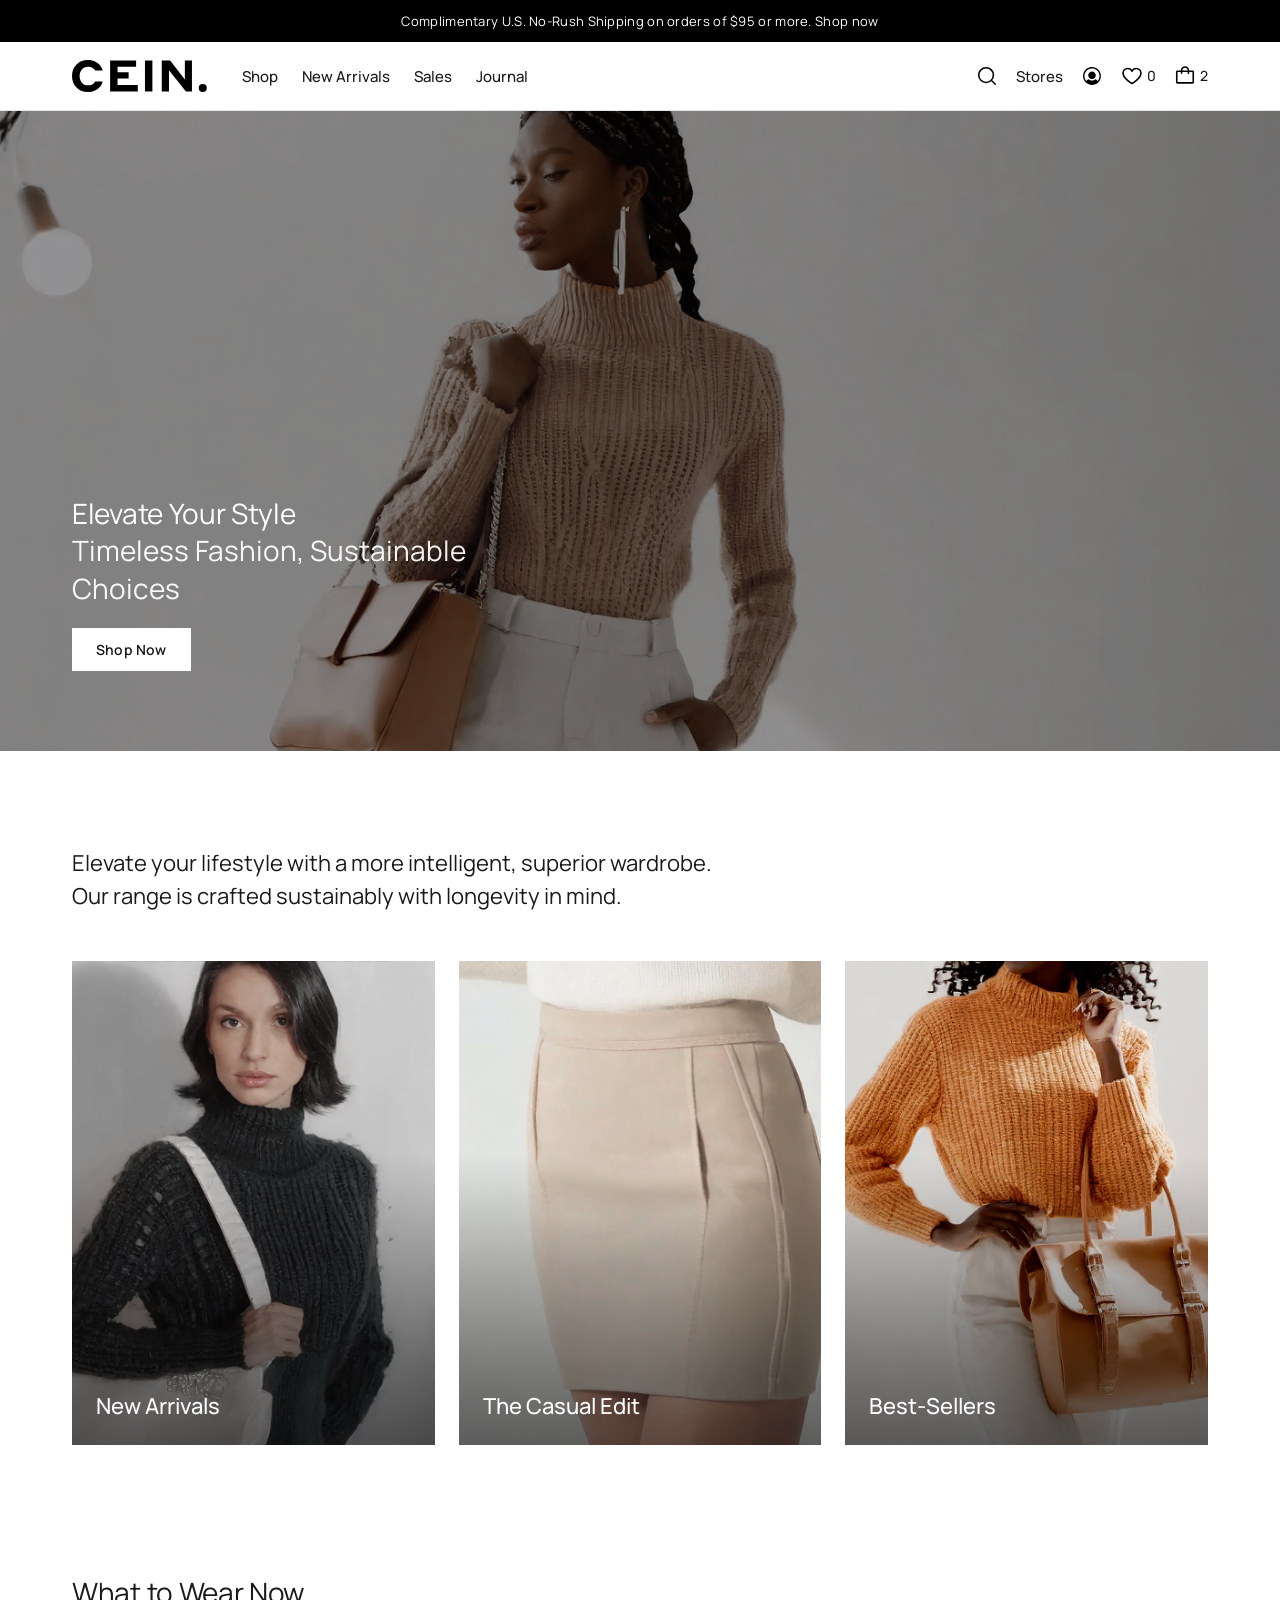
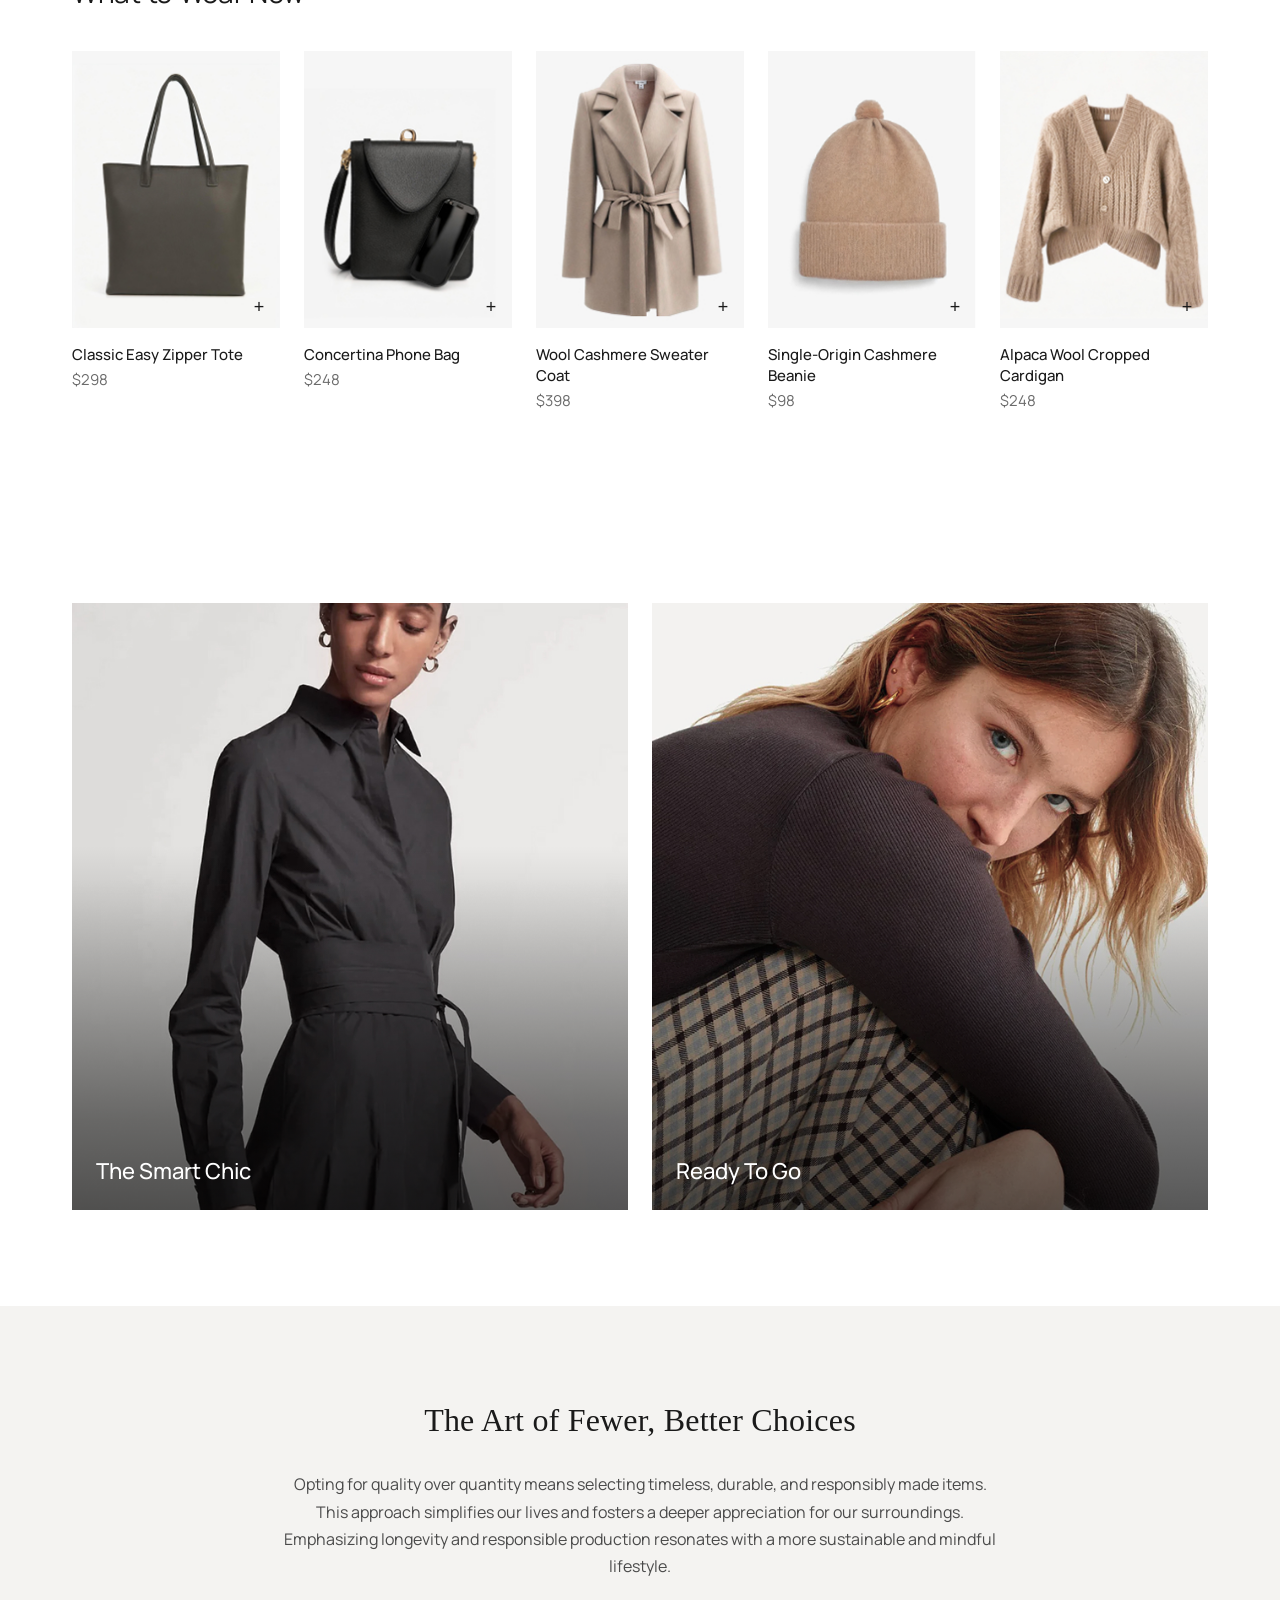
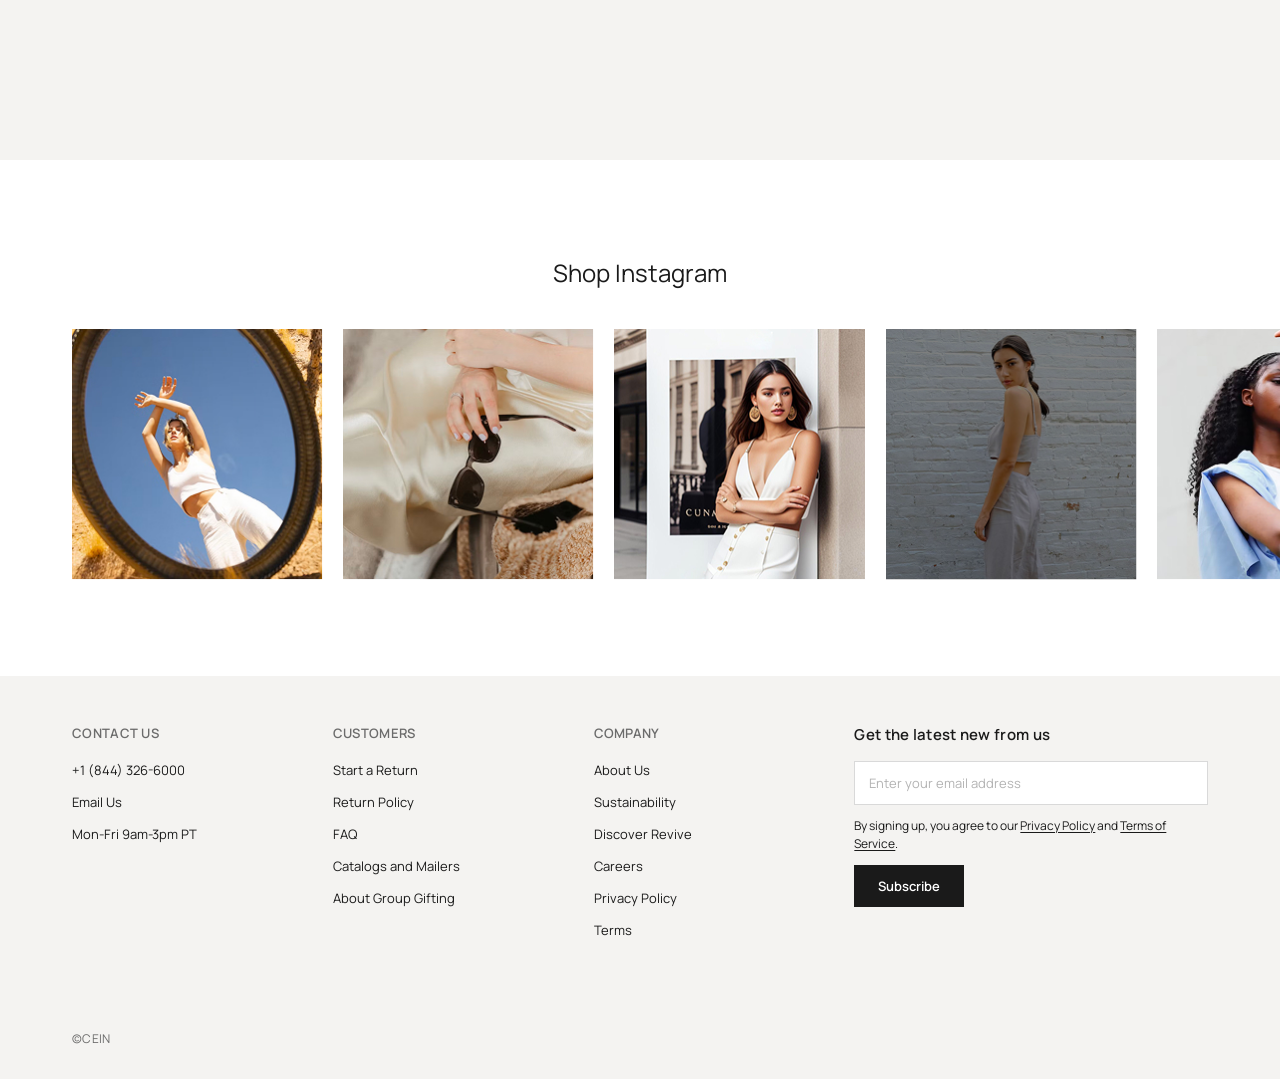
<file: index.html>
<!DOCTYPE html>
<html lang="ru">
<head>
    <meta charset="UTF-8">
    <meta name="viewport" content="width=device-width, initial-scale=1.0">
    <title>CEIN. — Practice</title>
    <link rel="stylesheet" href="css/main.css">
</head>
<body>
    <!--ANNOUNCEMENT BAR (ЧЁРНАЯ ПОЛОСА) -->
    <div class="announcement-bar">
        <div class="container">
            <p>
                Complimentary U.S. No-Rush Shipping on orders of $95 or more.
                <a href="#">Shop now</a>
            </p>
        </div>
    </div>

    <!--  HEADER (ШАПКА) -->
    <header class="navbar">
        <div class="container">
            <button class="burger" id="burgerBtn">
                <span></span><span></span><span></span>
            </button>

            <div class="nav-left">
                <a href="index.html" class="logo">
                    <img src="img/Logo.svg" alt="CEIN.">
                </a>

                <ul class="nav-links" id="navLinks">
                    <li><a href="Shop.html">Shop</a></li>
                    <li><a href="#">New Arrivals</a></li>
                    <li><a href="#">Sales</a></li>
                    <li><a href="#">Journal</a></li>
                </ul>
            </div>

            <div class="nav-right">
                <button class="icon-btn" aria-label="Поиск">
                    <img src="img/MagnifyingGlass.svg" alt="Поиск" width="22" height="22">
                </button>

                <a href="#" class="stores-link desktop-only">Stores</a>

                <button class="icon-btn desktop-only" aria-label="Профиль">
                    <img src="img/UserCircle.svg" alt="Профиль" width="22" height="22">
                </button>

                <button class="icon-btn icon-with-count" aria-label="Избранное">
                    <img src="img/Heart.svg" alt="Избранное" width="22" height="22">
                    <span class="count">0</span>
                </button>

                <a href="Cart.html" class="icon-btn icon-with-count" aria-label="Корзина">
                    <img src="img/Bag.svg" alt="Корзина" width="22" height="22">
                    <span class="count">2</span>
                </a>
            </div>
        </div>
    </header>

    <!-- HERO (ГЛАВНЫЙ БАННЕР) -->
    <section class="hero">
        <img src="img/hero.jpg" alt="Fashion" class="hero-image">
        <div class="hero-overlay"></div>

        <div class="container">
            <div class="hero-content">
                <h1 class="hero-title">Elevate Your Style</h1>
                <p class="hero-subtitle">Timeless Fashion, Sustainable<br>Choices</p>
                <a href="#" class="hero-btn">Shop Now</a>
            </div>
        </div>
    </section>

    <!-- SHOP BY CATEGORY -->
    <section class="section categories-section">
        <div class="container">
            <div class="categories-intro">
                <p>Elevate your lifestyle with a more intelligent, superior wardrobe.</p>
                <p>Our range is crafted sustainably with longevity in mind.</p>
            </div>

            <div class="categories-grid">
                <a href="#" class="category-card">
                    <img src="img/NewArrivals.jpg" alt="New Arrivals">
                    <span class="category-card-label">New Arrivals</span>
                </a>
                <a href="#" class="category-card">
                    <img src="img/TheCasualEdit.jpg" alt="The Casual Edit">
                    <span class="category-card-label">The Casual Edit</span>
                </a>
                <a href="#" class="category-card">
                    <img src="img/Best-Sellers.jpg" alt="Best-Sellers">
                    <span class="category-card-label">Best-Sellers</span>
                </a>
            </div>
        </div>

    </section>

    <!-- WHAT TO WEAR NOW -->
    <section class="section products-section">
        <div class="container">
            <h2 class="products-title">What to Wear Now</h2>

            <div class="products-grid">
                <a href="#" class="product-card">
                    <div class="product-image">
                        <img src="img/image1.jpg" alt="Classic Easy Zipper Tote">
                        <button class="product-add" aria-label="Добавить в корзину">+</button>
                        <div class="product-colors">
                            <p class="product-color-name">Olive</p>
                            <div class="product-color-swatches">
                                <span class="swatch active" style="background:#5c5a4a"></span>
                                <span class="swatch" style="background:#1a1a1a"></span>
                                <span class="swatch" style="background:#c9a27a"></span>
                            </div>
                        </div>
                    </div>
                    <p class="product-name">Classic Easy Zipper Tote</p>
                    <p class="product-price">$298</p>
                </a>

                <a href="#" class="product-card">
                    <div class="product-image">
                        <img src="img/image2.jpg" alt="Concertina Phone Bag">
                        <button class="product-add" aria-label="Добавить в корзину">+</button>
                        <div class="product-colors">
                            <p class="product-color-name">Black</p>
                            <div class="product-color-swatches">
                                <span class="swatch active" style="background:#1a1a1a"></span>
                                <span class="swatch" style="background:#7a5c3e"></span>
                            </div>
                        </div>
                    </div>
                    <p class="product-name">Concertina Phone Bag</p>
                    <p class="product-price">$248</p>
                </a>

                <a href="#" class="product-card">
                    <div class="product-image">
                        <img src="img/image3.jpg" alt="Wool Cashmere Sweater Coat">
                        <button class="product-add" aria-label="Добавить в корзину">+</button>
                        <div class="product-colors">
                            <p class="product-color-name">Camel</p>
                            <div class="product-color-swatches">
                                <span class="swatch active" style="background:#c9a27a"></span>
                                <span class="swatch" style="background:#1a1a1a"></span>
                                <span class="swatch" style="background:#e5c9c9"></span>
                            </div>
                        </div>
                    </div>
                    <p class="product-name">Wool Cashmere Sweater Coat</p>
                    <p class="product-price">$398</p>
                </a>

                <a href="#" class="product-card">
                    <div class="product-image">
                        <img src="img/image4.jpg" alt="Single-Origin Cashmere Beanie">
                        <button class="product-add" aria-label="Добавить в корзину">+</button>
                        <div class="product-colors">
                            <p class="product-color-name">Camel</p>
                            <div class="product-color-swatches">
                                <span class="swatch active" style="background:#c9a27a"></span>
                                <span class="swatch" style="background:#1a1a1a"></span>
                                <span class="swatch" style="background:#eec3cc"></span>
                            </div>
                        </div>
                    </div>
                    <p class="product-name">Single-Origin Cashmere Beanie</p>
                    <p class="product-price">$98</p>
                </a>

                <a href="Product.html" class="product-card">
                    <div class="product-image">
                        <img src="img/image5.jpg" alt="Alpaca Wool Cropped Cardigan">
                        <button class="product-add" aria-label="Добавить в корзину">+</button>
                        <div class="product-colors">
                            <p class="product-color-name">Camel</p>
                            <div class="product-color-swatches">
                                <span class="swatch active" style="background:#c9a27a"></span>
                                <span class="swatch" style="background:#8c8478"></span>
                            </div>
                        </div>
                    </div>
                    <p class="product-name">Alpaca Wool Cropped Cardigan</p>
                    <p class="product-price">$248</p>
                </a>
            </div>
        </div>
    </section>

    <!-- THE SMART CHIC / READY TO GO -->
    <section class="section smart-banner">
        <div class="container">
            <div class="smart-banner-grid">
                <a href="#" class="category-card smart-banner-card">
                    <img src="img/smart-chic.jpg" alt="The Smart Chic">
                    <span class="category-card-label">The Smart Chic</span>
                </a>
                <a href="#" class="category-card smart-banner-card">
                    <img src="img/ready-to-go.jpg" alt="Ready To Go">
                    <span class="category-card-label">Ready To Go</span>
                </a>
            </div>
        </div>
    </section>

    <!-- THE ART OF FEWER, BETTER CHOICES -->
    <section class="fewer-choices">
        <div class="container">
            <h2 class="fewer-choices-title">The Art of Fewer, Better Choices</h2>
            <p class="fewer-choices-text">Opting for quality over quantity means selecting timeless, durable, and responsibly made items. This approach simplifies our lives and fosters a deeper appreciation for our surroundings. Emphasizing longevity and responsible production resonates with a more sustainable and mindful lifestyle.</p>
        </div>
    </section>

    <!-- SHOP INSTAGRAM -->
    <section class="section instagram-section">
        <div class="container">
            <h2 class="instagram-title">Shop Instagram</h2>

            <div class="instagram-grid">
                <a href="#" class="instagram-card">
                    <img src="img/inst1.jpg" alt="Instagram">
                    <span class="instagram-icon">
                        <svg width="18" height="18" viewBox="0 0 24 24" fill="none" stroke="currentColor" stroke-width="1.5"><rect x="2" y="2" width="20" height="20" rx="5"/><circle cx="12" cy="12" r="5"/><circle cx="18" cy="6" r="1"/></svg>
                    </span>
                </a>
                <a href="#" class="instagram-card">
                    <img src="img/inst2.jpg" alt="Instagram">
                    <span class="instagram-icon">
                        <svg width="18" height="18" viewBox="0 0 24 24" fill="none" stroke="currentColor" stroke-width="1.5"><rect x="2" y="2" width="20" height="20" rx="5"/><circle cx="12" cy="12" r="5"/><circle cx="18" cy="6" r="1"/></svg>
                    </span>
                </a>
                <a href="#" class="instagram-card">
                    <img src="img/inst3.jpg" alt="Instagram">
                    <span class="instagram-icon">
                        <svg width="18" height="18" viewBox="0 0 24 24" fill="none" stroke="currentColor" stroke-width="1.5"><rect x="2" y="2" width="20" height="20" rx="5"/><circle cx="12" cy="12" r="5"/><circle cx="18" cy="6" r="1"/></svg>
                    </span>
                </a>
                <a href="#" class="instagram-card">
                    <img src="img/inst4.jpg" alt="Instagram">
                    <span class="instagram-icon">
                        <svg width="18" height="18" viewBox="0 0 24 24" fill="none" stroke="currentColor" stroke-width="1.5"><rect x="2" y="2" width="20" height="20" rx="5"/><circle cx="12" cy="12" r="5"/><circle cx="18" cy="6" r="1"/></svg>
                    </span>
                </a>
                <a href="#" class="instagram-card">
                    <img src="img/inst5.jpg" alt="Instagram">
                    <span class="instagram-icon">
                        <svg width="18" height="18" viewBox="0 0 24 24" fill="none" stroke="currentColor" stroke-width="1.5"><rect x="2" y="2" width="20" height="20" rx="5"/><circle cx="12" cy="12" r="5"/><circle cx="18" cy="6" r="1"/></svg>
                    </span>
                </a>
            </div>
        </div>
    </section>

    <!-- FOOTER -->
    <footer class="footer">
        <div class="container">
            <div class="footer-top">
                <!-- Колонка 1: Contact Us -->
                <div class="footer-col">
                    <p class="footer-col-title">Contact Us</p>
                    <ul>
                        <li><a href="tel:+18443266000">+1 (844) 326-6000</a></li>
                        <li><a href="mailto:info@cein.com">Email Us</a></li>
                        <li><span class="footer-text">Mon-Fri 9am-3pm PT</span></li>
                    </ul>
                </div>

                <!-- Колонка 2: Customers -->
                <div class="footer-col">
                    <p class="footer-col-title">Customers</p>
                    <ul>
                        <li><a href="#">Start a Return</a></li>
                        <li><a href="#">Return Policy</a></li>
                        <li><a href="#">FAQ</a></li>
                        <li><a href="#">Catalogs and Mailers</a></li>
                        <li><a href="#">About Group Gifting</a></li>
                    </ul>
                </div>

                <!-- Колонка 3: Company -->
                <div class="footer-col">
                    <p class="footer-col-title">Company</p>
                    <ul>
                        <li><a href="#">About Us</a></li>
                        <li><a href="#">Sustainability</a></li>
                        <li><a href="#">Discover Revive</a></li>
                        <li><a href="#">Careers</a></li>
                        <li><a href="#">Privacy Policy</a></li>
                        <li><a href="#">Terms</a></li>
                    </ul>
                </div>

                <!-- Колонка 4: Newsletter -->
                <div class="footer-col footer-newsletter">
                    <p class="footer-col-title">Get the latest new from us</p>
                    <form class="footer-form">
                        <input type="email" placeholder="Enter your email address" class="footer-input">
                        <p class="footer-disclaimer">By signing up, you agree to our <a href="#">Privacy Policy</a> and <a href="#">Terms of Service</a>.</p>
                        <button type="submit" class="footer-submit">Subscribe</button>
                    </form>
                </div>
            </div>

            <div class="footer-bottom">
                <p class="footer-logo">©CEIN</p>
            </div>
        </div>
    </footer>

    <script>
        // Бургер-меню
        const burger = document.getElementById('burgerBtn');
        const navLinks = document.getElementById('navLinks');
        burger.addEventListener('click', () => {
            navLinks.classList.toggle('active');
        });
    </script>
</body>
</html>
</file>
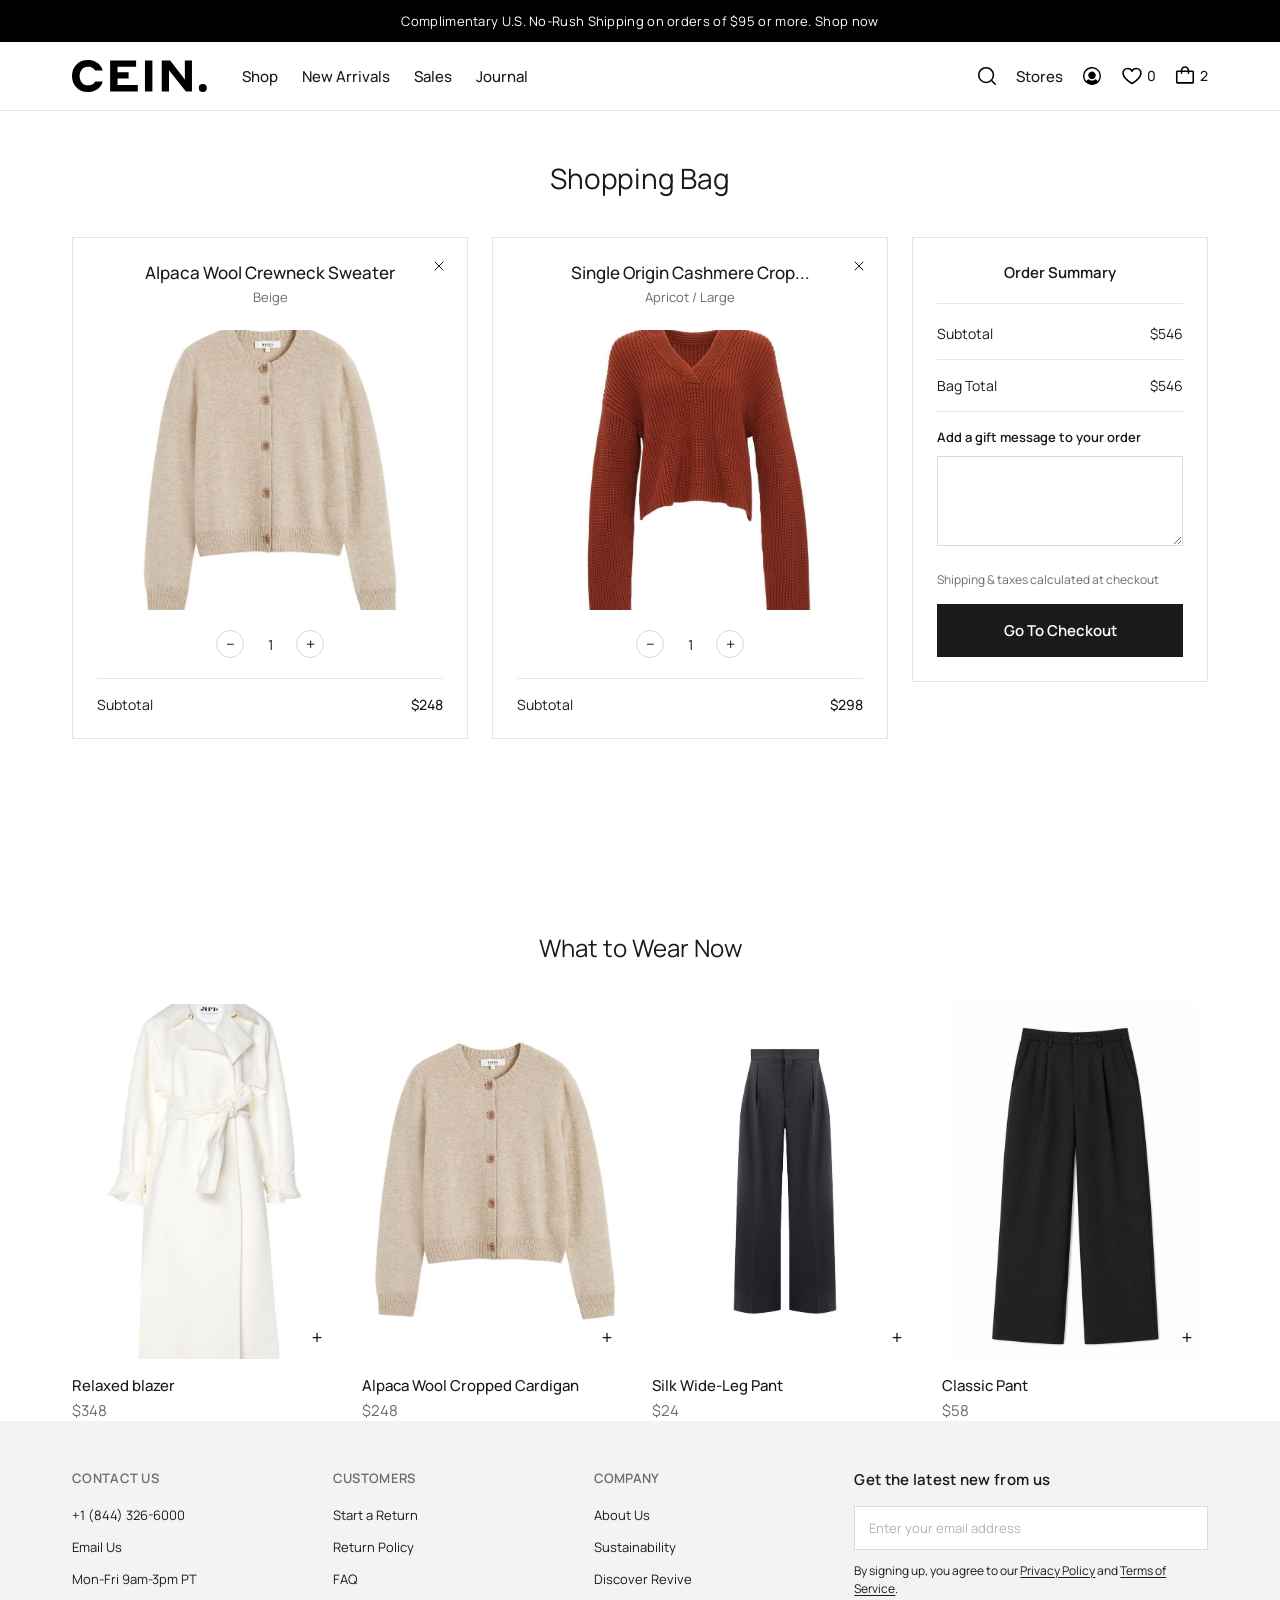
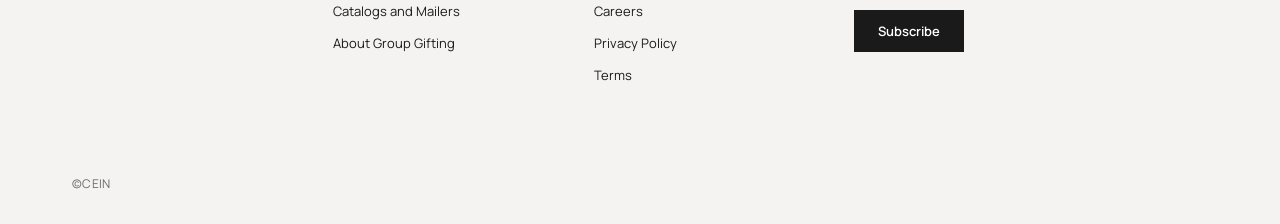
<file: Cart.html>
<!DOCTYPE html>
<html lang="ru">
<head>
    <meta charset="UTF-8">
    <meta name="viewport" content="width=device-width, initial-scale=1.0">
    <title>Shopping Bag — CEIN.</title>
    <link rel="stylesheet" href="css/main.css">
</head>
<body>
    <!-- ANNOUNCEMENT BAR (ЧЁРНАЯ ПОЛОСА) -->
    <div class="announcement-bar">
        <div class="container">
            <p>
                Complimentary U.S. No-Rush Shipping on orders of $95 or more.
                <a href="#">Shop now</a>
            </p>
        </div>
    </div>

    <!--  HEADER (ШАПКА) -->
    <header class="navbar">
        <div class="container">
            <button class="burger" id="burgerBtn">
                <span></span><span></span><span></span>
            </button>

            <div class="nav-left">
                <a href="index.html" class="logo">
                    <img src="img/Logo.svg" alt="CEIN.">
                </a>

                <ul class="nav-links" id="navLinks">
                    <li><a href="shop.html">Shop</a></li>
                    <li><a href="#">New Arrivals</a></li>
                    <li><a href="#">Sales</a></li>
                    <li><a href="#">Journal</a></li>
                </ul>
            </div>

            <div class="nav-right">
                <button class="icon-btn" aria-label="Поиск">
                    <img src="img/MagnifyingGlass.svg" alt="Поиск" width="22" height="22">
                </button>

                <a href="#" class="stores-link desktop-only">Stores</a>

                <button class="icon-btn desktop-only" aria-label="Профиль">
                    <img src="img/UserCircle.svg" alt="Профиль" width="22" height="22">
                </button>

                <button class="icon-btn icon-with-count" aria-label="Избранное">
                    <img src="img/Heart.svg" alt="Избранное" width="22" height="22">
                    <span class="count">0</span>
                </button>

                <a href="cart.html" class="icon-btn icon-with-count" aria-label="Корзина">
                    <img src="img/Bag.svg" alt="Корзина" width="22" height="22">
                    <span class="count" id="bagCount">2</span>
                </a>
            </div>
        </div>
    </header>

    <!-- SHOPPING BAG -->
    <section class="cart-page">
        <div class="container">
            <h1 class="cart-title">Shopping Bag</h1>

            <div class="cart-layout">
                <div class="cart-items" id="cartItems">

                    <!-- Товар 1 -->
                    <div class="cart-item" data-price="248">
                        <button class="cart-item-remove" aria-label="Удалить товар">
                            <svg viewBox="0 0 24 24" fill="none" stroke="currentColor" stroke-width="1.5" stroke-linecap="round"><line x1="18" y1="6" x2="6" y2="18"/><line x1="6" y1="6" x2="18" y2="18"/></svg>
                        </button>
                        <p class="cart-item-name">Alpaca Wool Crewneck Sweater</p>
                        <p class="cart-item-variant">Beige</p>
                        <div class="cart-item-image">
                            <img src="img/shop2.jpg" alt="Alpaca Wool Crewneck Sweater">
                        </div>
                        <div class="cart-item-qty">
                            <button class="qty-btn qty-minus" aria-label="Уменьшить количество">−</button>
                            <span class="qty-value">1</span>
                            <button class="qty-btn qty-plus" aria-label="Увеличить количество">+</button>
                        </div>
                        <div class="cart-item-subtotal">
                            <span class="label">Subtotal</span>
                            <span class="value">$248</span>
                        </div>
                    </div>

                    <!-- Товар 2 -->
                    <div class="cart-item" data-price="298">
                        <button class="cart-item-remove" aria-label="Удалить товар">
                            <svg viewBox="0 0 24 24" fill="none" stroke="currentColor" stroke-width="1.5" stroke-linecap="round"><line x1="18" y1="6" x2="6" y2="18"/><line x1="6" y1="6" x2="18" y2="18"/></svg>
                        </button>
                        <p class="cart-item-name">Single Origin Cashmere Crop...</p>
                        <p class="cart-item-variant">Apricot / Large</p>
                        <div class="cart-item-image">
                            <img src="img/shop6.jpg" alt="Single Origin Cashmere Cropped Sweater">
                        </div>
                        <div class="cart-item-qty">
                            <button class="qty-btn qty-minus" aria-label="Уменьшить количество">−</button>
                            <span class="qty-value">1</span>
                            <button class="qty-btn qty-plus" aria-label="Увеличить количество">+</button>
                        </div>
                        <div class="cart-item-subtotal">
                            <span class="label">Subtotal</span>
                            <span class="value">$298</span>
                        </div>
                    </div>

                </div>

                <div class="cart-empty" id="cartEmpty">Your shopping bag is empty.</div>

                <!-- Order Summary -->
                <aside class="cart-summary">
                    <p class="cart-summary-title">Order Summary</p>

                    <div class="cart-summary-row">
                        <span>Subtotal</span>
                        <span id="summarySubtotal">$546</span>
                    </div>

                    <div class="cart-summary-row">
                        <span>Bag Total</span>
                        <span id="summaryTotal">$546</span>
                    </div>

                    <label class="cart-gift-label" for="giftMessage">Add a gift message to your order</label>
                    <textarea class="cart-gift-textarea" id="giftMessage" placeholder=""></textarea>

                    <p class="cart-note">Shipping &amp; taxes calculated at checkout</p>

                    <button class="cart-checkout-btn">Go To Checkout</button>
                </aside>
            </div>
        </div>
    </section>

    <!--  WHAT TO WEAR NOW (рекомендации) -->
    <section class="cart-recommend">
        <div class="container">
            <h2 class="cart-recommend-title">What to Wear Now</h2>

            <div class="cart-recommend-grid">
                <a href="#" class="product-card">
                    <div class="product-image">
                        <img src="img/shop1.jpg" alt="Relaxed blazer">
                        <button class="product-add" aria-label="Добавить в корзину">+</button>
                    </div>
                    <p class="product-name">Relaxed blazer</p>
                    <p class="product-price">$348</p>
                </a>

                <a href="product.html" class="product-card">
                    <div class="product-image">
                        <img src="img/shop2.jpg" alt="Alpaca Wool Cropped Cardigan">
                        <button class="product-add" aria-label="Добавить в корзину">+</button>
                    </div>
                    <p class="product-name">Alpaca Wool Cropped Cardigan</p>
                    <p class="product-price">$248</p>
                </a>

                <a href="#" class="product-card">
                    <div class="product-image">
                        <img src="img/shop3.jpg" alt="Silk Wide-Leg Pant">
                        <button class="product-add" aria-label="Добавить в корзину">+</button>
                    </div>
                    <p class="product-name">Silk Wide-Leg Pant</p>
                    <p class="product-price">$24</p>
                </a>

                <a href="#" class="product-card">
                    <div class="product-image">
                        <img src="img/shop4.jpg" alt="Classic Pant">
                        <button class="product-add" aria-label="Добавить в корзину">+</button>
                    </div>
                    <p class="product-name">Classic Pant</p>
                    <p class="product-price">$58</p>
                </a>
            </div>
        </div>
    </section>

    <!--  FOOTER  -->
    <footer class="footer">
        <div class="container">
            <div class="footer-top">
                <!-- Колонка 1: Contact Us -->
                <div class="footer-col">
                    <p class="footer-col-title">Contact Us</p>
                    <ul>
                        <li><a href="tel:+18443266000">+1 (844) 326-6000</a></li>
                        <li><a href="mailto:info@cein.com">Email Us</a></li>
                        <li><span class="footer-text">Mon-Fri 9am-3pm PT</span></li>
                    </ul>
                </div>

                <!-- Колонка 2: Customers -->
                <div class="footer-col">
                    <p class="footer-col-title">Customers</p>
                    <ul>
                        <li><a href="#">Start a Return</a></li>
                        <li><a href="#">Return Policy</a></li>
                        <li><a href="#">FAQ</a></li>
                        <li><a href="#">Catalogs and Mailers</a></li>
                        <li><a href="#">About Group Gifting</a></li>
                    </ul>
                </div>

                <!-- Колонка 3: Company -->
                <div class="footer-col">
                    <p class="footer-col-title">Company</p>
                    <ul>
                        <li><a href="#">About Us</a></li>
                        <li><a href="#">Sustainability</a></li>
                        <li><a href="#">Discover Revive</a></li>
                        <li><a href="#">Careers</a></li>
                        <li><a href="#">Privacy Policy</a></li>
                        <li><a href="#">Terms</a></li>
                    </ul>
                </div>

                <!-- Колонка 4: Newsletter -->
                <div class="footer-col footer-newsletter">
                    <p class="footer-col-title">Get the latest new from us</p>
                    <form class="footer-form">
                        <input type="email" placeholder="Enter your email address" class="footer-input">
                        <p class="footer-disclaimer">By signing up, you agree to our <a href="#">Privacy Policy</a> and <a href="#">Terms of Service</a>.</p>
                        <button type="submit" class="footer-submit">Subscribe</button>
                    </form>
                </div>
            </div>

            <div class="footer-bottom">
                <p class="footer-logo">©CEIN</p>
            </div>
        </div>
    </footer>

    <script>
        // Бургер-меню
        const burger = document.getElementById('burgerBtn');
        const navLinks = document.getElementById('navLinks');
        burger.addEventListener('click', () => {
            navLinks.classList.toggle('active');
        });

        // Логика корзины 
        const cartItemsWrap = document.getElementById('cartItems');
        const cartEmpty = document.getElementById('cartEmpty');
        const summarySubtotal = document.getElementById('summarySubtotal');
        const summaryTotal = document.getElementById('summaryTotal');
        const bagCount = document.getElementById('bagCount');

        function formatPrice(value) {
            return '$' + value.toFixed(0);
        }

        function recalcTotals() {
            const items = cartItemsWrap.querySelectorAll('.cart-item');
            let subtotal = 0;
            let totalQty = 0;

            items.forEach((item) => {
                const price = Number(item.dataset.price);
                const qty = Number(item.querySelector('.qty-value').textContent);
                subtotal += price * qty;
                totalQty += qty;
            });

            summarySubtotal.textContent = formatPrice(subtotal);
            summaryTotal.textContent = formatPrice(subtotal);
            bagCount.textContent = totalQty;

            cartEmpty.classList.toggle('visible', items.length === 0);
        }

        function bindItem(item) {
            const qtyValue = item.querySelector('.qty-value');
            const minusBtn = item.querySelector('.qty-minus');
            const plusBtn = item.querySelector('.qty-plus');
            const subtotalValue = item.querySelector('.cart-item-subtotal .value');
            const removeBtn = item.querySelector('.cart-item-remove');
            const price = Number(item.dataset.price);

            function updateItemSubtotal() {
                const qty = Number(qtyValue.textContent);
                subtotalValue.textContent = formatPrice(price * qty);
            }

            minusBtn.addEventListener('click', () => {
                let qty = Number(qtyValue.textContent);
                if (qty > 1) {
                    qty -= 1;
                    qtyValue.textContent = qty;
                    updateItemSubtotal();
                    recalcTotals();
                }
            });

            plusBtn.addEventListener('click', () => {
                let qty = Number(qtyValue.textContent);
                qty += 1;
                qtyValue.textContent = qty;
                updateItemSubtotal();
                recalcTotals();
            });

            removeBtn.addEventListener('click', () => {
                item.remove();
                recalcTotals();
            });
        }

        cartItemsWrap.querySelectorAll('.cart-item').forEach(bindItem);
        recalcTotals();
    </script>
</body>
</html>
</file>
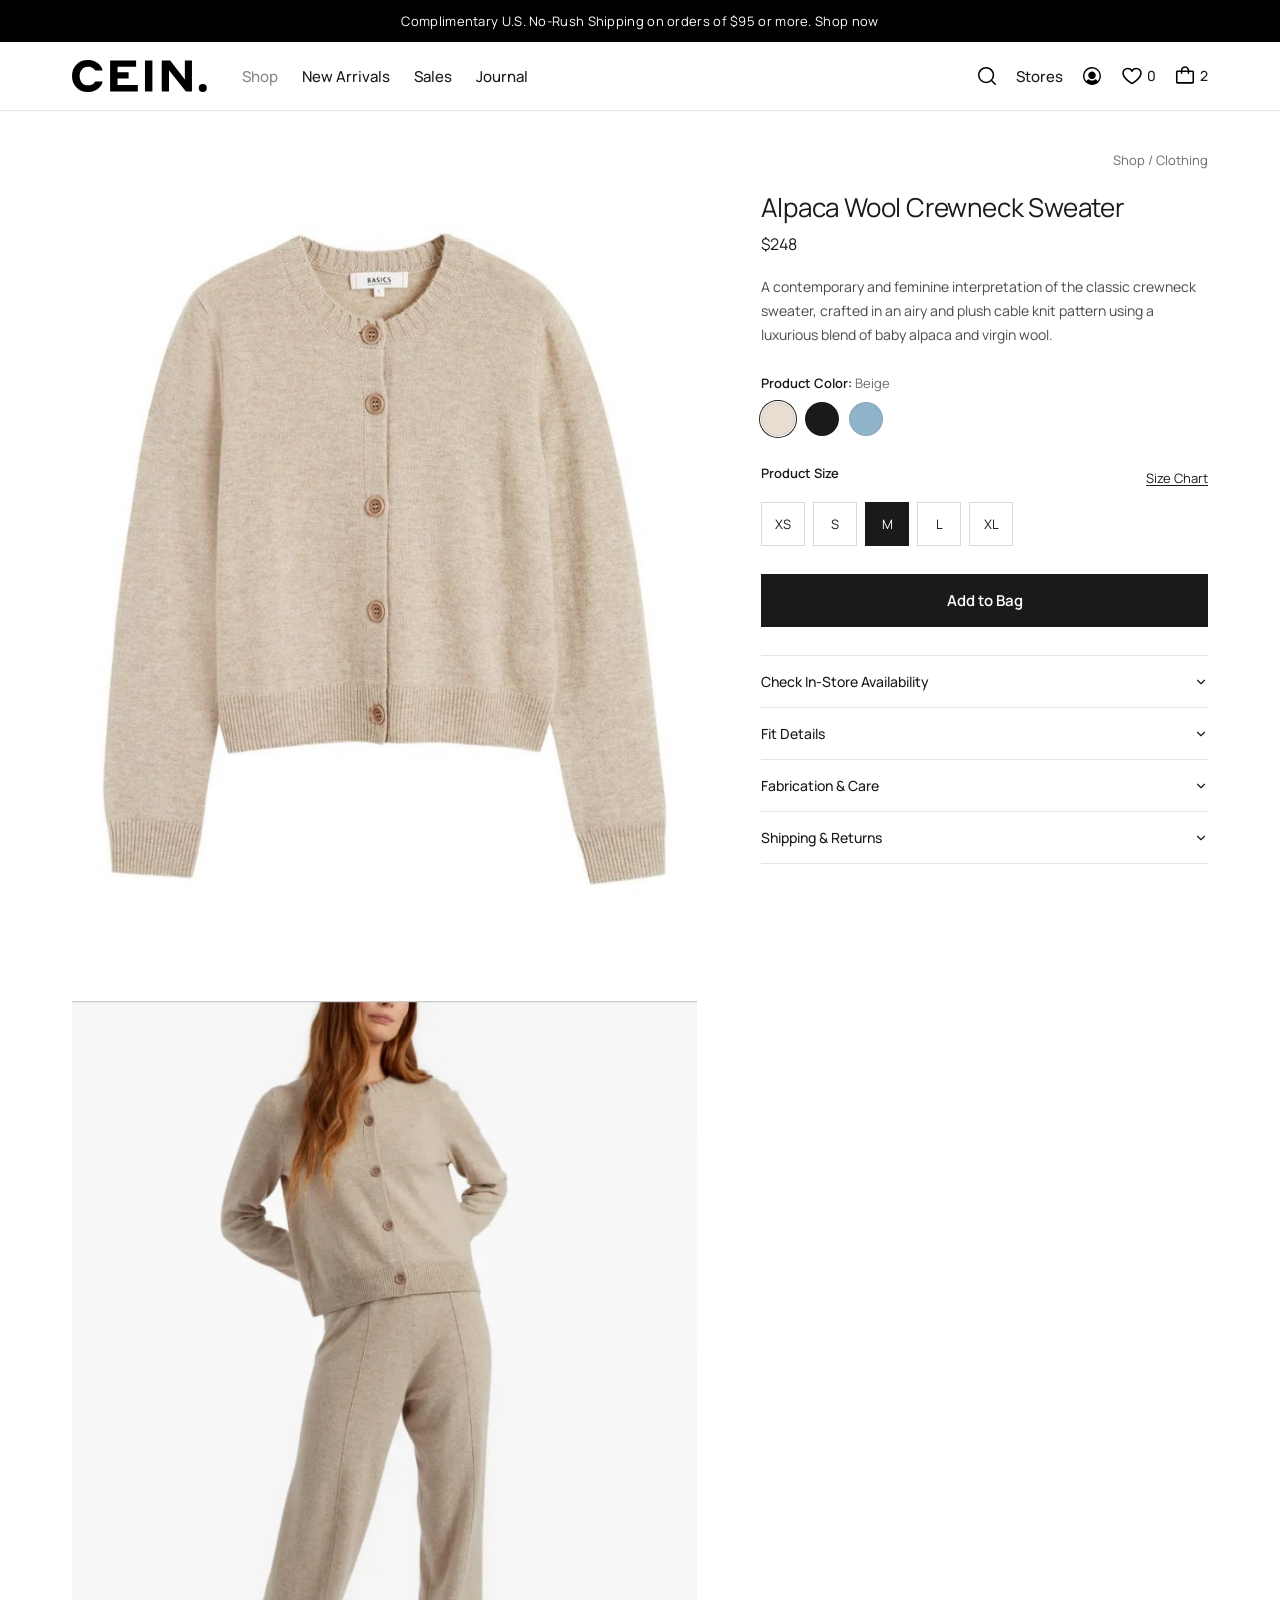
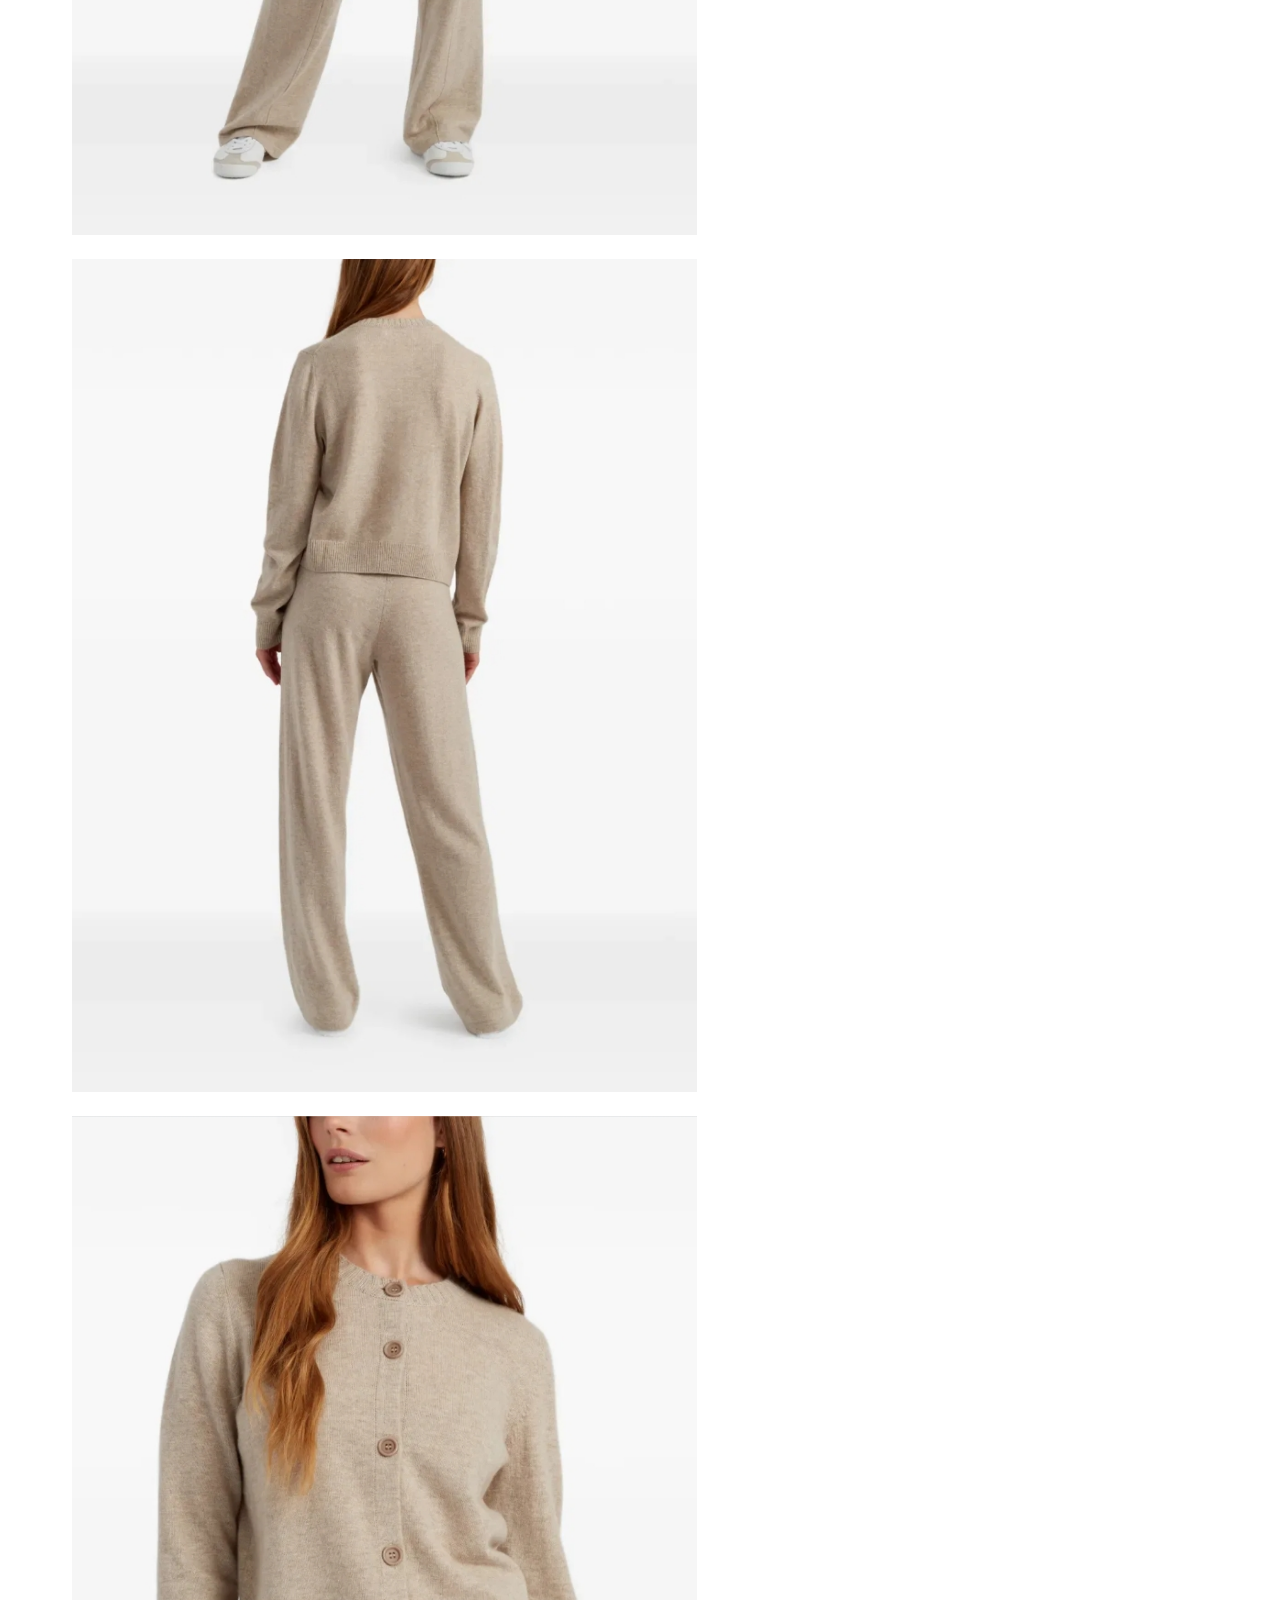
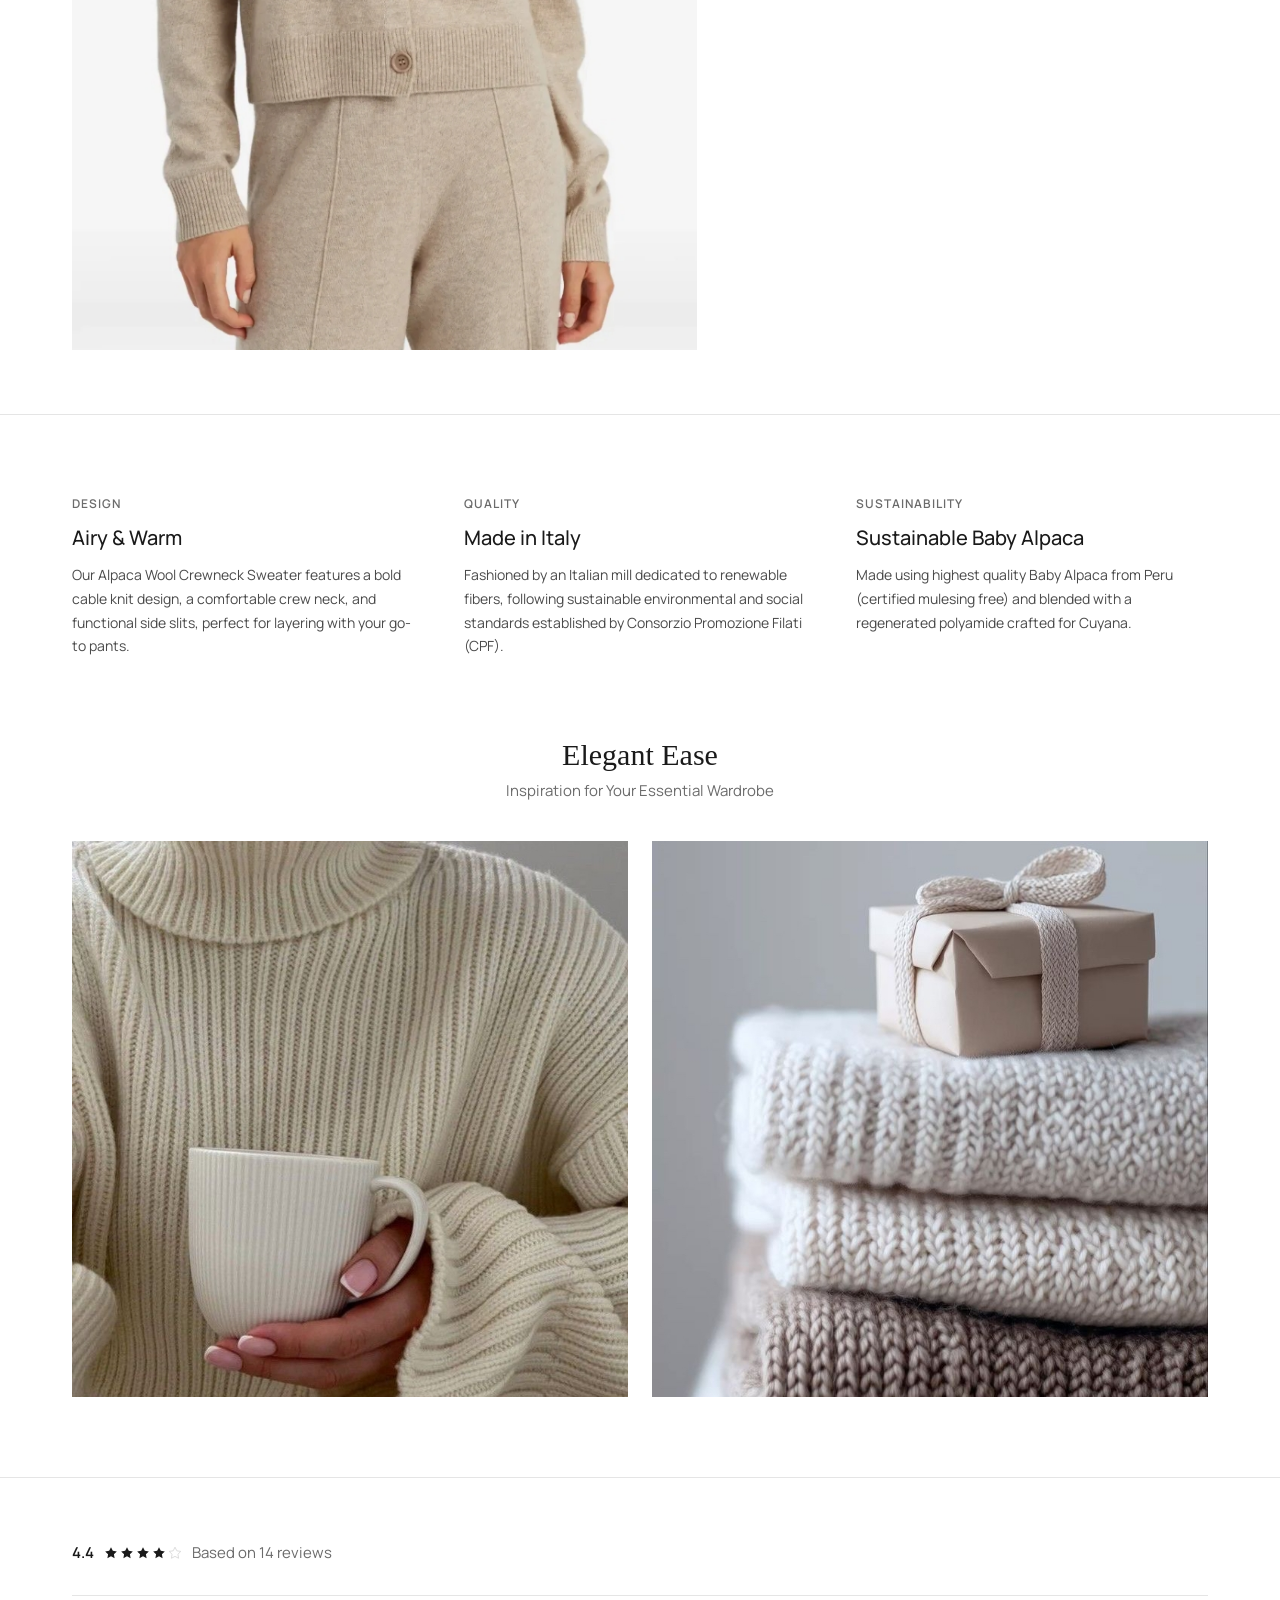
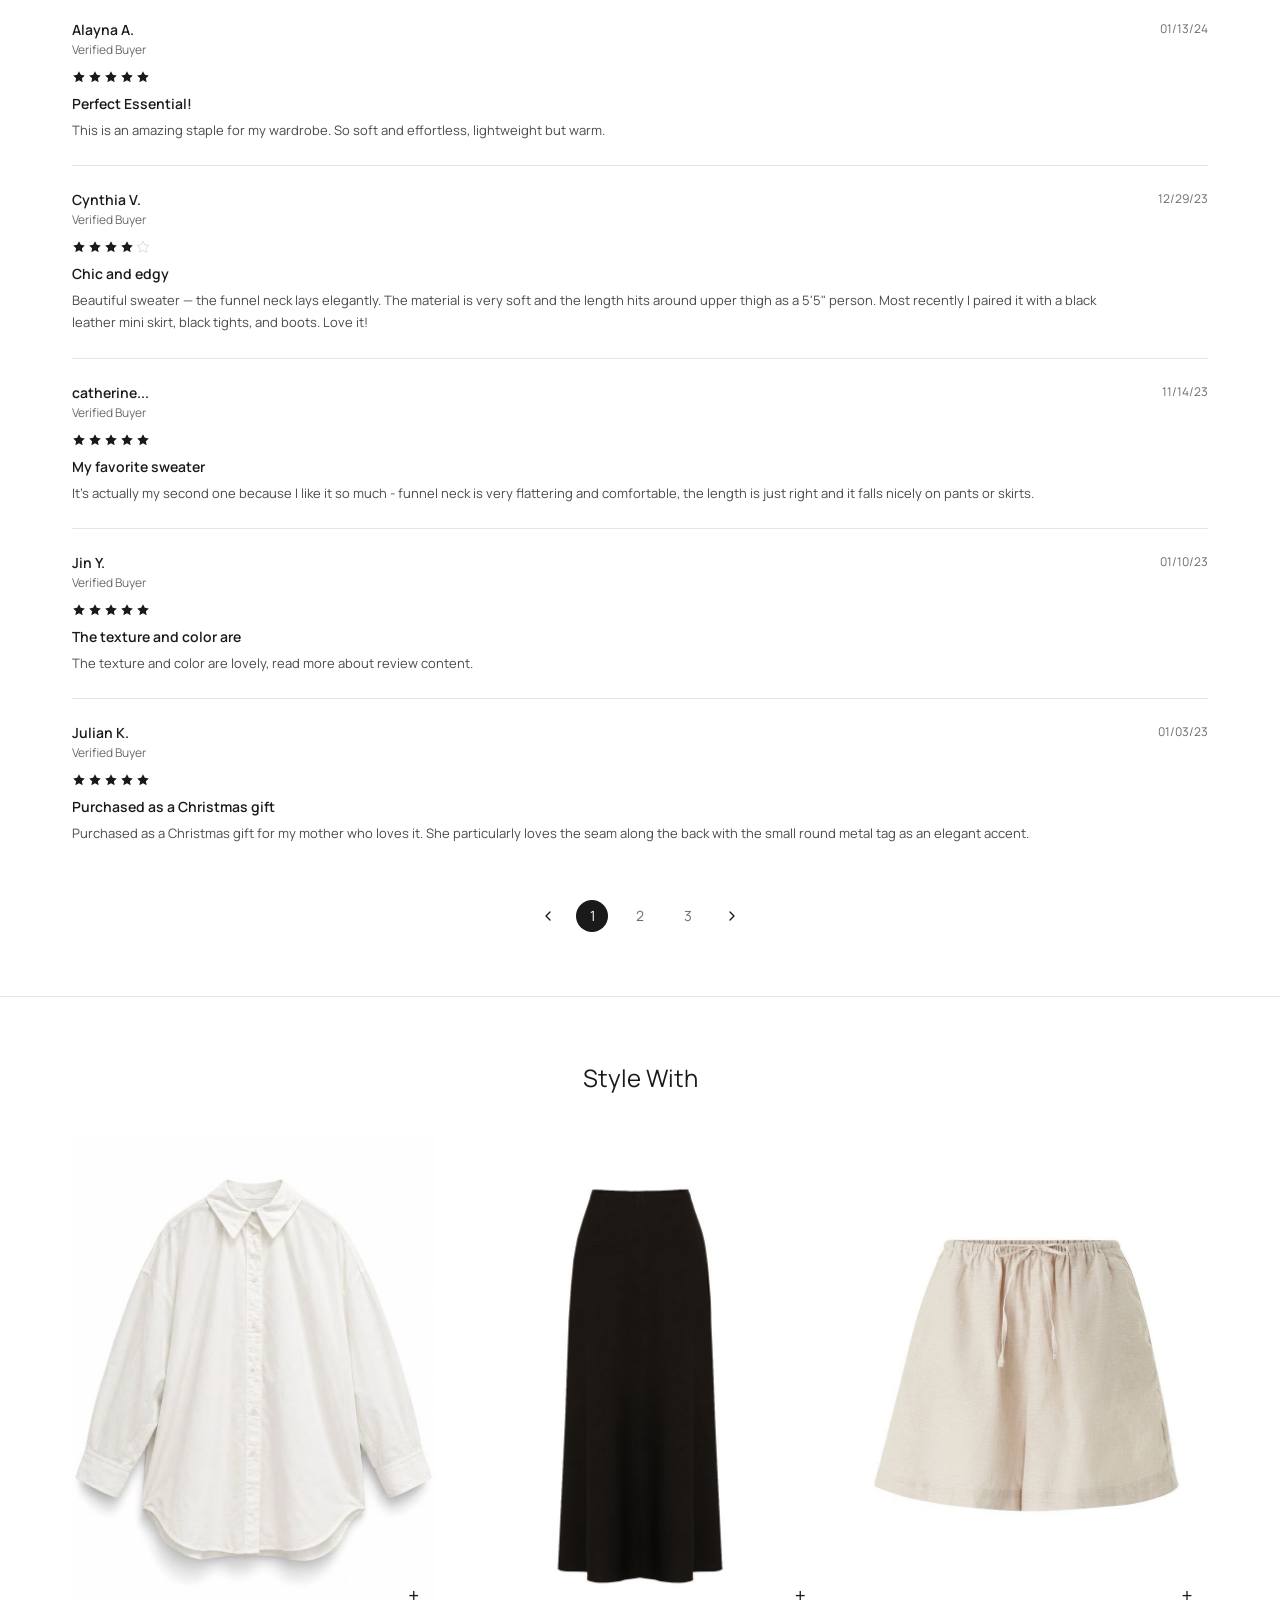
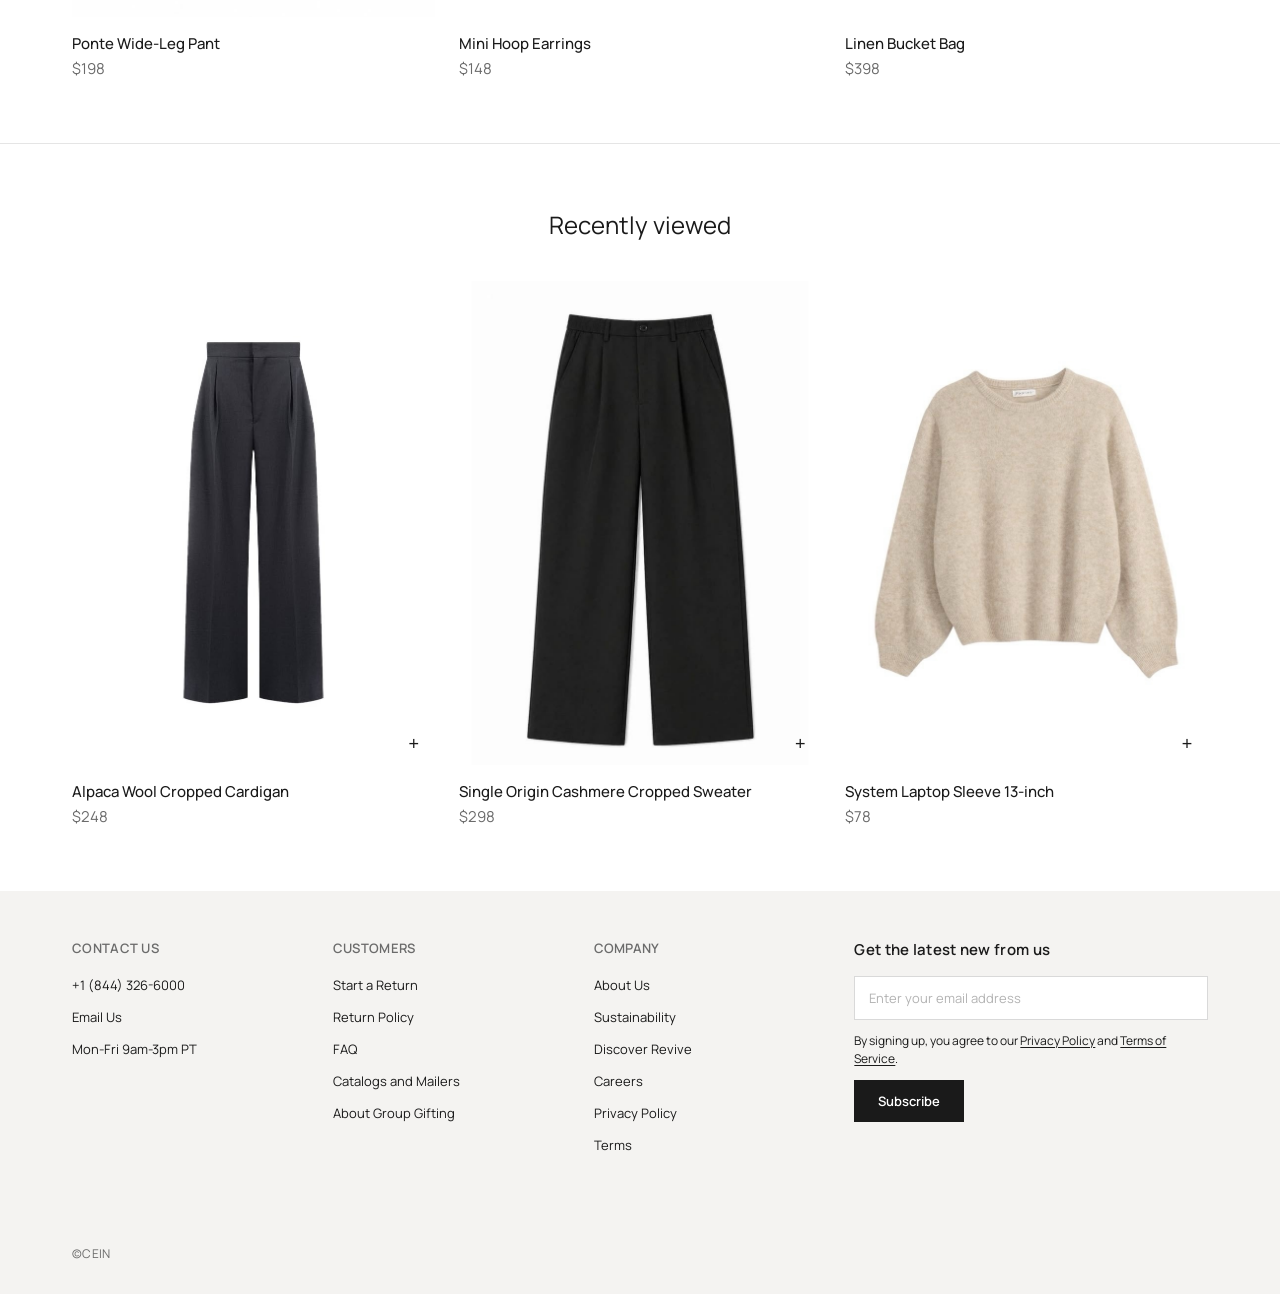
<file: Product.html>
<!DOCTYPE html>
<html lang="ru">
<head>
    <meta charset="UTF-8">
    <meta name="viewport" content="width=device-width, initial-scale=1.0">
    <title>Alpaca Wool Crewneck Sweater — CEIN.</title>
    <link rel="stylesheet" href="css/main.css">
</head>
<body>
    <!-- ===== ANNOUNCEMENT BAR (ЧЁРНАЯ ПОЛОСА) ===== -->
    <div class="announcement-bar">
        <div class="container">
            <p>
                Complimentary U.S. No-Rush Shipping on orders of $95 or more.
                <a href="#">Shop now</a>
            </p>
        </div>
    </div>

    <!-- ===== HEADER (ШАПКА) ===== -->
    <header class="navbar">
        <div class="container">
            <button class="burger" id="burgerBtn">
                <span></span><span></span><span></span>
            </button>

            <div class="nav-left">
                <a href="index.html" class="logo">
                    <img src="img/Logo.svg" alt="CEIN.">
                </a>

                <ul class="nav-links" id="navLinks">
                    <li><a href="shop.html" class="active">Shop</a></li>
                    <li><a href="#">New Arrivals</a></li>
                    <li><a href="#">Sales</a></li>
                    <li><a href="#">Journal</a></li>
                </ul>
            </div>

            <div class="nav-right">
                <button class="icon-btn" aria-label="Поиск">
                    <img src="img/MagnifyingGlass.svg" alt="Поиск" width="22" height="22">
                </button>

                <a href="#" class="stores-link desktop-only">Stores</a>

                <button class="icon-btn desktop-only" aria-label="Профиль">
                    <img src="img/UserCircle.svg" alt="Профиль" width="22" height="22">
                </button>

                <button class="icon-btn icon-with-count" aria-label="Избранное">
                    <img src="img/Heart.svg" alt="Избранное" width="22" height="22">
                    <span class="count">0</span>
                </button>

                <a href="cart.html" class="icon-btn icon-with-count" aria-label="Корзина">
                    <img src="img/Bag.svg" alt="Корзина" width="22" height="22">
                    <span class="count">2</span>
                </a>
            </div>
        </div>
    </header>

    <!-- PRODUCT DETAIL  -->
    <section class="pdp-main">
        <div class="container">
            <div class="pdp-layout">

                <!-- Галерея -->
                <div class="pdp-gallery" id="pdpGallery">
                    <div class="pdp-gallery-item"><img src="img/shop2.jpg" alt="Alpaca Wool Crewneck Sweater"></div>
                    <div class="pdp-gallery-item"><img src="img/shop2.2.jpg" alt="Alpaca Wool Crewneck Sweater"></div>
                    <div class="pdp-gallery-item"><img src="img/shop2.3.jpg" alt="Alpaca Wool Crewneck Sweater"></div>
                    <div class="pdp-gallery-item"><img src="img/shop2.4.jpg" alt="Alpaca Wool Crewneck Sweater"></div>
                </div>
                <div class="pdp-gallery-dots" id="pdpGalleryDots">
                    <button class="pdp-gallery-dot active" data-index="0" aria-label="Фото 1"></button>
                    <button class="pdp-gallery-dot" data-index="1" aria-label="Фото 2"></button>
                    <button class="pdp-gallery-dot" data-index="2" aria-label="Фото 3"></button>
                    <button class="pdp-gallery-dot" data-index="3" aria-label="Фото 4"></button>
                </div>

                <!-- Информация о товаре -->
                <div class="pdp-info">
                    <p class="pdp-breadcrumb"><a href="shop.html">Shop</a> / Clothing</p>

                    <h1 class="pdp-title">Alpaca Wool Crewneck Sweater</h1>
                    <p class="pdp-price">$248</p>

                    <p class="pdp-description">
                        A contemporary and feminine interpretation of the classic crewneck sweater, crafted in an airy and plush cable knit pattern using a luxurious blend of baby alpaca and virgin wool.
                    </p>

                    <p class="pdp-option-label">Product Color: <span class="pdp-option-value">Beige</span></p>
                    <div class="pdp-swatches">
                        <button class="pdp-swatch active" style="background:#e8ddd0" aria-label="Beige"></button>
                        <button class="pdp-swatch" style="background:#1a1a1a" aria-label="Black"></button>
                        <button class="pdp-swatch" style="background:#8fb3c9" aria-label="Blue"></button>
                    </div>

                    <div class="pdp-size-header">
                        <p class="pdp-option-label">Product Size</p>
                        <span class="pdp-size-chart">Size Chart</span>
                    </div>
                    <div class="pdp-sizes">
                        <button class="pdp-size-btn">XS</button>
                        <button class="pdp-size-btn">S</button>
                        <button class="pdp-size-btn active">M</button>
                        <button class="pdp-size-btn">L</button>
                        <button class="pdp-size-btn">XL</button>
                    </div>

                    <button class="pdp-add-to-bag">Add to Bag</button>

                    <div class="pdp-accordion">
                        <div class="pdp-accordion-item">
                            <button class="pdp-accordion-trigger">
                                Check In-Store Availability
                                <svg viewBox="0 0 24 24" fill="none" stroke="currentColor" stroke-width="2" stroke-linecap="round" stroke-linejoin="round"><polyline points="6 9 12 15 18 9"/></svg>
                            </button>
                            <div class="pdp-accordion-panel">
                                <div class="pdp-accordion-panel-inner">
                                    Enter your ZIP code at checkout or visit a store page to see current availability near you.
                                </div>
                            </div>
                        </div>

                        <div class="pdp-accordion-item">
                            <button class="pdp-accordion-trigger">
                                Fit Details
                                <svg viewBox="0 0 24 24" fill="none" stroke="currentColor" stroke-width="2" stroke-linecap="round" stroke-linejoin="round"><polyline points="6 9 12 15 18 9"/></svg>
                            </button>
                            <div class="pdp-accordion-panel">
                                <div class="pdp-accordion-panel-inner">
                                    Relaxed fit through the body with a classic crewneck collar. The model is 5'9" and wears a size M.
                                </div>
                            </div>
                        </div>

                        <div class="pdp-accordion-item">
                            <button class="pdp-accordion-trigger">
                                Fabrication &amp; Care
                                <svg viewBox="0 0 24 24" fill="none" stroke="currentColor" stroke-width="2" stroke-linecap="round" stroke-linejoin="round"><polyline points="6 9 12 15 18 9"/></svg>
                            </button>
                            <div class="pdp-accordion-panel">
                                <div class="pdp-accordion-panel-inner">
                                    70% Baby Alpaca, 30% Virgin Wool. Hand wash cold or dry clean. Lay flat to dry.
                                </div>
                            </div>
                        </div>

                        <div class="pdp-accordion-item">
                            <button class="pdp-accordion-trigger">
                                Shipping &amp; Returns
                                <svg viewBox="0 0 24 24" fill="none" stroke="currentColor" stroke-width="2" stroke-linecap="round" stroke-linejoin="round"><polyline points="6 9 12 15 18 9"/></svg>
                            </button>
                            <div class="pdp-accordion-panel">
                                <div class="pdp-accordion-panel-inner">
                                    Free U.S. no-rush shipping on orders of $95 or more. Returns accepted within 30 days of delivery.
                                </div>
                            </div>
                        </div>
                    </div>
                </div>

            </div>
        </div>
    </section>

    <!--  DESIGN / QUALITY / SUSTAINABILITY  -->
    <section class="pdp-features">
        <div class="container">
            <div class="pdp-features-grid">
                <div>
                    <p class="pdp-feature-eyebrow">Design</p>
                    <p class="pdp-feature-title">Airy &amp; Warm</p>
                    <p class="pdp-feature-text">Our Alpaca Wool Crewneck Sweater features a bold cable knit design, a comfortable crew neck, and functional side slits, perfect for layering with your go-to pants.</p>
                </div>
                <div>
                    <p class="pdp-feature-eyebrow">Quality</p>
                    <p class="pdp-feature-title">Made in Italy</p>
                    <p class="pdp-feature-text">Fashioned by an Italian mill dedicated to renewable fibers, following sustainable environmental and social standards established by Consorzio Promozione Filati (CPF).</p>
                </div>
                <div>
                    <p class="pdp-feature-eyebrow">Sustainability</p>
                    <p class="pdp-feature-title">Sustainable Baby Alpaca</p>
                    <p class="pdp-feature-text">Made using highest quality Baby Alpaca from Peru (certified mulesing free) and blended with a regenerated polyamide crafted for Cuyana.</p>
                </div>
            </div>
        </div>
    </section>

    <!-- ELEGANT EASE  -->
    <section class="pdp-elegant">
        <div class="container">
            <h2 class="pdp-elegant-title">Elegant Ease</h2>
            <p class="pdp-elegant-subtitle">Inspiration for Your Essential Wardrobe</p>

            <div class="pdp-elegant-grid">
                <img src="img/product1.jpg" alt="Alpaca Wool Crewneck Sweater — деталь">
                <img src="img/product2.jpg" alt="Стопка свитеров">
            </div>
        </div>
    </section>

    <!-- REVIEWS -->
    <section class="pdp-reviews">
        <div class="container">
            <div class="pdp-reviews-summary">
                <span>4.4</span>
                <span class="pdp-stars">
                    <svg viewBox="0 0 24 24" fill="#1a1a1a"><path d="M12 2l3.09 6.26L22 9.27l-5 4.87L18.18 21 12 17.77 5.82 21 7 14.14l-5-4.87 6.91-1.01L12 2z"/></svg>
                    <svg viewBox="0 0 24 24" fill="#1a1a1a"><path d="M12 2l3.09 6.26L22 9.27l-5 4.87L18.18 21 12 17.77 5.82 21 7 14.14l-5-4.87 6.91-1.01L12 2z"/></svg>
                    <svg viewBox="0 0 24 24" fill="#1a1a1a"><path d="M12 2l3.09 6.26L22 9.27l-5 4.87L18.18 21 12 17.77 5.82 21 7 14.14l-5-4.87 6.91-1.01L12 2z"/></svg>
                    <svg viewBox="0 0 24 24" fill="#1a1a1a"><path d="M12 2l3.09 6.26L22 9.27l-5 4.87L18.18 21 12 17.77 5.82 21 7 14.14l-5-4.87 6.91-1.01L12 2z"/></svg>
                    <svg viewBox="0 0 24 24" fill="none" stroke="#d9d9d9" stroke-width="1.5"><path d="M12 2l3.09 6.26L22 9.27l-5 4.87L18.18 21 12 17.77 5.82 21 7 14.14l-5-4.87 6.91-1.01L12 2z"/></svg>
                </span>
                <span class="pdp-reviews-count">Based on 14 reviews</span>
            </div>

            <div class="pdp-review-item">
                <div class="pdp-review-main">
                    <p class="pdp-review-author">Alayna A.</p>
                    <p class="pdp-review-verified">Verified Buyer</p>
                    <span class="pdp-stars">
                        <svg viewBox="0 0 24 24" fill="#1a1a1a"><path d="M12 2l3.09 6.26L22 9.27l-5 4.87L18.18 21 12 17.77 5.82 21 7 14.14l-5-4.87 6.91-1.01L12 2z"/></svg>
                        <svg viewBox="0 0 24 24" fill="#1a1a1a"><path d="M12 2l3.09 6.26L22 9.27l-5 4.87L18.18 21 12 17.77 5.82 21 7 14.14l-5-4.87 6.91-1.01L12 2z"/></svg>
                        <svg viewBox="0 0 24 24" fill="#1a1a1a"><path d="M12 2l3.09 6.26L22 9.27l-5 4.87L18.18 21 12 17.77 5.82 21 7 14.14l-5-4.87 6.91-1.01L12 2z"/></svg>
                        <svg viewBox="0 0 24 24" fill="#1a1a1a"><path d="M12 2l3.09 6.26L22 9.27l-5 4.87L18.18 21 12 17.77 5.82 21 7 14.14l-5-4.87 6.91-1.01L12 2z"/></svg>
                        <svg viewBox="0 0 24 24" fill="#1a1a1a"><path d="M12 2l3.09 6.26L22 9.27l-5 4.87L18.18 21 12 17.77 5.82 21 7 14.14l-5-4.87 6.91-1.01L12 2z"/></svg>
                    </span>
                    <p class="pdp-review-title">Perfect Essential!</p>
                    <p class="pdp-review-text">This is an amazing staple for my wardrobe. So soft and effortless, lightweight but warm.</p>
                </div>
                <span class="pdp-review-date">01/13/24</span>
            </div>

            <div class="pdp-review-item">
                <div class="pdp-review-main">
                    <p class="pdp-review-author">Cynthia V.</p>
                    <p class="pdp-review-verified">Verified Buyer</p>
                    <span class="pdp-stars">
                        <svg viewBox="0 0 24 24" fill="#1a1a1a"><path d="M12 2l3.09 6.26L22 9.27l-5 4.87L18.18 21 12 17.77 5.82 21 7 14.14l-5-4.87 6.91-1.01L12 2z"/></svg>
                        <svg viewBox="0 0 24 24" fill="#1a1a1a"><path d="M12 2l3.09 6.26L22 9.27l-5 4.87L18.18 21 12 17.77 5.82 21 7 14.14l-5-4.87 6.91-1.01L12 2z"/></svg>
                        <svg viewBox="0 0 24 24" fill="#1a1a1a"><path d="M12 2l3.09 6.26L22 9.27l-5 4.87L18.18 21 12 17.77 5.82 21 7 14.14l-5-4.87 6.91-1.01L12 2z"/></svg>
                        <svg viewBox="0 0 24 24" fill="#1a1a1a"><path d="M12 2l3.09 6.26L22 9.27l-5 4.87L18.18 21 12 17.77 5.82 21 7 14.14l-5-4.87 6.91-1.01L12 2z"/></svg>
                        <svg viewBox="0 0 24 24" fill="none" stroke="#d9d9d9" stroke-width="1.5"><path d="M12 2l3.09 6.26L22 9.27l-5 4.87L18.18 21 12 17.77 5.82 21 7 14.14l-5-4.87 6.91-1.01L12 2z"/></svg>
                    </span>
                    <p class="pdp-review-title">Chic and edgy</p>
                    <p class="pdp-review-text">Beautiful sweater — the funnel neck lays elegantly. The material is very soft and the length hits around upper thigh as a 5'5" person. Most recently I paired it with a black leather mini skirt, black tights, and boots. Love it!</p>
                </div>
                <span class="pdp-review-date">12/29/23</span>
            </div>

            <div class="pdp-review-item">
                <div class="pdp-review-main">
                    <p class="pdp-review-author">catherine...</p>
                    <p class="pdp-review-verified">Verified Buyer</p>
                    <span class="pdp-stars">
                        <svg viewBox="0 0 24 24" fill="#1a1a1a"><path d="M12 2l3.09 6.26L22 9.27l-5 4.87L18.18 21 12 17.77 5.82 21 7 14.14l-5-4.87 6.91-1.01L12 2z"/></svg>
                        <svg viewBox="0 0 24 24" fill="#1a1a1a"><path d="M12 2l3.09 6.26L22 9.27l-5 4.87L18.18 21 12 17.77 5.82 21 7 14.14l-5-4.87 6.91-1.01L12 2z"/></svg>
                        <svg viewBox="0 0 24 24" fill="#1a1a1a"><path d="M12 2l3.09 6.26L22 9.27l-5 4.87L18.18 21 12 17.77 5.82 21 7 14.14l-5-4.87 6.91-1.01L12 2z"/></svg>
                        <svg viewBox="0 0 24 24" fill="#1a1a1a"><path d="M12 2l3.09 6.26L22 9.27l-5 4.87L18.18 21 12 17.77 5.82 21 7 14.14l-5-4.87 6.91-1.01L12 2z"/></svg>
                        <svg viewBox="0 0 24 24" fill="#1a1a1a"><path d="M12 2l3.09 6.26L22 9.27l-5 4.87L18.18 21 12 17.77 5.82 21 7 14.14l-5-4.87 6.91-1.01L12 2z"/></svg>
                    </span>
                    <p class="pdp-review-title">My favorite sweater</p>
                    <p class="pdp-review-text">It's actually my second one because I like it so much - funnel neck is very flattering and comfortable, the length is just right and it falls nicely on pants or skirts.</p>
                </div>
                <span class="pdp-review-date">11/14/23</span>
            </div>

            <div class="pdp-review-item">
                <div class="pdp-review-main">
                    <p class="pdp-review-author">Jin Y.</p>
                    <p class="pdp-review-verified">Verified Buyer</p>
                    <span class="pdp-stars">
                        <svg viewBox="0 0 24 24" fill="#1a1a1a"><path d="M12 2l3.09 6.26L22 9.27l-5 4.87L18.18 21 12 17.77 5.82 21 7 14.14l-5-4.87 6.91-1.01L12 2z"/></svg>
                        <svg viewBox="0 0 24 24" fill="#1a1a1a"><path d="M12 2l3.09 6.26L22 9.27l-5 4.87L18.18 21 12 17.77 5.82 21 7 14.14l-5-4.87 6.91-1.01L12 2z"/></svg>
                        <svg viewBox="0 0 24 24" fill="#1a1a1a"><path d="M12 2l3.09 6.26L22 9.27l-5 4.87L18.18 21 12 17.77 5.82 21 7 14.14l-5-4.87 6.91-1.01L12 2z"/></svg>
                        <svg viewBox="0 0 24 24" fill="#1a1a1a"><path d="M12 2l3.09 6.26L22 9.27l-5 4.87L18.18 21 12 17.77 5.82 21 7 14.14l-5-4.87 6.91-1.01L12 2z"/></svg>
                        <svg viewBox="0 0 24 24" fill="#1a1a1a"><path d="M12 2l3.09 6.26L22 9.27l-5 4.87L18.18 21 12 17.77 5.82 21 7 14.14l-5-4.87 6.91-1.01L12 2z"/></svg>
                    </span>
                    <p class="pdp-review-title">The texture and color are</p>
                    <p class="pdp-review-text">The texture and color are lovely, read more about review content.</p>
                </div>
                <span class="pdp-review-date">01/10/23</span>
            </div>

            <div class="pdp-review-item">
                <div class="pdp-review-main">
                    <p class="pdp-review-author">Julian K.</p>
                    <p class="pdp-review-verified">Verified Buyer</p>
                    <span class="pdp-stars">
                        <svg viewBox="0 0 24 24" fill="#1a1a1a"><path d="M12 2l3.09 6.26L22 9.27l-5 4.87L18.18 21 12 17.77 5.82 21 7 14.14l-5-4.87 6.91-1.01L12 2z"/></svg>
                        <svg viewBox="0 0 24 24" fill="#1a1a1a"><path d="M12 2l3.09 6.26L22 9.27l-5 4.87L18.18 21 12 17.77 5.82 21 7 14.14l-5-4.87 6.91-1.01L12 2z"/></svg>
                        <svg viewBox="0 0 24 24" fill="#1a1a1a"><path d="M12 2l3.09 6.26L22 9.27l-5 4.87L18.18 21 12 17.77 5.82 21 7 14.14l-5-4.87 6.91-1.01L12 2z"/></svg>
                        <svg viewBox="0 0 24 24" fill="#1a1a1a"><path d="M12 2l3.09 6.26L22 9.27l-5 4.87L18.18 21 12 17.77 5.82 21 7 14.14l-5-4.87 6.91-1.01L12 2z"/></svg>
                        <svg viewBox="0 0 24 24" fill="#1a1a1a"><path d="M12 2l3.09 6.26L22 9.27l-5 4.87L18.18 21 12 17.77 5.82 21 7 14.14l-5-4.87 6.91-1.01L12 2z"/></svg>
                    </span>
                    <p class="pdp-review-title">Purchased as a Christmas gift</p>
                    <p class="pdp-review-text">Purchased as a Christmas gift for my mother who loves it. She particularly loves the seam along the back with the small round metal tag as an elegant accent.</p>
                </div>
                <span class="pdp-review-date">01/03/23</span>
            </div>

            <div class="pdp-pagination">
                <button class="pdp-page-arrow" aria-label="Предыдущая страница">
                    <svg viewBox="0 0 24 24" fill="none" stroke="currentColor" stroke-width="2" stroke-linecap="round" stroke-linejoin="round"><polyline points="15 18 9 12 15 6"/></svg>
                </button>
                <button class="pdp-page-btn active">1</button>
                <button class="pdp-page-btn">2</button>
                <button class="pdp-page-btn">3</button>
                <button class="pdp-page-arrow" aria-label="Следующая страница">
                    <svg viewBox="0 0 24 24" fill="none" stroke="currentColor" stroke-width="2" stroke-linecap="round" stroke-linejoin="round"><polyline points="9 18 15 12 9 6"/></svg>
                </button>
            </div>
        </div>
    </section>

    <!--  STYLE WITH  -->
    <section class="pdp-related">
        <div class="container">
            <h2 class="pdp-related-title">Style With</h2>
            <div class="pdp-related-grid">
                <a href="#" class="product-card">
                    <div class="product-image">
                        <img src="img/shop7.jpg" alt="Poplin Oversized Shirt">
                        <button class="product-add" aria-label="Добавить в корзину">+</button>
                    </div>
                    <p class="product-name">Ponte Wide-Leg Pant</p>
                    <p class="product-price">$198</p>
                </a>
                <a href="#" class="product-card">
                    <div class="product-image">
                        <img src="img/shop5.jpg" alt="Maxi Skirt">
                        <button class="product-add" aria-label="Добавить в корзину">+</button>
                    </div>
                    <p class="product-name">Mini Hoop Earrings</p>
                    <p class="product-price">$148</p>
                </a>
                <a href="#" class="product-card">
                    <div class="product-image">
                        <img src="img/shop12.jpg" alt="Charmeuse Shorts">
                        <button class="product-add" aria-label="Добавить в корзину">+</button>
                    </div>
                    <p class="product-name">Linen Bucket Bag</p>
                    <p class="product-price">$398</p>
                </a>
            </div>
        </div>
    </section>

    <!--  RECENTLY VIEWED  -->
    <section class="pdp-related">
        <div class="container">
            <h2 class="pdp-related-title">Recently viewed</h2>
            <div class="pdp-related-grid">
                <a href="#" class="product-card">
                    <div class="product-image">
                        <img src="img/shop3.jpg" alt="Silk Wide-Leg Pant">
                        <button class="product-add" aria-label="Добавить в корзину">+</button>
                    </div>
                    <p class="product-name">Alpaca Wool Cropped Cardigan</p>
                    <p class="product-price">$248</p>
                </a>
                <a href="#" class="product-card">
                    <div class="product-image">
                        <img src="img/shop4.jpg" alt="Classic Pant">
                        <button class="product-add" aria-label="Добавить в корзину">+</button>
                    </div>
                    <p class="product-name">Single Origin Cashmere Cropped Sweater</p>
                    <p class="product-price">$298</p>
                </a>
                <a href="#" class="product-card">
                    <div class="product-image">
                        <img src="img/shop8.jpg" alt="Cashmere Funnel Neck Sweater">
                        <button class="product-add" aria-label="Добавить в корзину">+</button>
                    </div>
                    <p class="product-name">System Laptop Sleeve 13-inch</p>
                    <p class="product-price">$78</p>
                </a>
            </div>
        </div>
    </section>

    <!--  FOOTER -->
    <footer class="footer">
        <div class="container">
            <div class="footer-top">
                <!-- Колонка 1: Contact Us -->
                <div class="footer-col">
                    <p class="footer-col-title">Contact Us</p>
                    <ul>
                        <li><a href="tel:+18443266000">+1 (844) 326-6000</a></li>
                        <li><a href="mailto:info@cein.com">Email Us</a></li>
                        <li><span class="footer-text">Mon-Fri 9am-3pm PT</span></li>
                    </ul>
                </div>

                <!-- Колонка 2: Customers -->
                <div class="footer-col">
                    <p class="footer-col-title">Customers</p>
                    <ul>
                        <li><a href="#">Start a Return</a></li>
                        <li><a href="#">Return Policy</a></li>
                        <li><a href="#">FAQ</a></li>
                        <li><a href="#">Catalogs and Mailers</a></li>
                        <li><a href="#">About Group Gifting</a></li>
                    </ul>
                </div>

                <!-- Колонка 3: Company -->
                <div class="footer-col">
                    <p class="footer-col-title">Company</p>
                    <ul>
                        <li><a href="#">About Us</a></li>
                        <li><a href="#">Sustainability</a></li>
                        <li><a href="#">Discover Revive</a></li>
                        <li><a href="#">Careers</a></li>
                        <li><a href="#">Privacy Policy</a></li>
                        <li><a href="#">Terms</a></li>
                    </ul>
                </div>

                <!-- Колонка 4: Newsletter -->
                <div class="footer-col footer-newsletter">
                    <p class="footer-col-title">Get the latest new from us</p>
                    <form class="footer-form">
                        <input type="email" placeholder="Enter your email address" class="footer-input">
                        <p class="footer-disclaimer">By signing up, you agree to our <a href="#">Privacy Policy</a> and <a href="#">Terms of Service</a>.</p>
                        <button type="submit" class="footer-submit">Subscribe</button>
                    </form>
                </div>
            </div>

            <div class="footer-bottom">
                <p class="footer-logo">©CEIN</p>
            </div>
        </div>
    </footer>

    <script>
        // Бургер-меню
        const burger = document.getElementById('burgerBtn');
        const navLinks = document.getElementById('navLinks');
        burger.addEventListener('click', () => {
            navLinks.classList.toggle('active');
        });

        // Выбор цвета
        document.querySelectorAll('.pdp-swatch').forEach((swatch) => {
            swatch.addEventListener('click', () => {
                document.querySelectorAll('.pdp-swatch').forEach((s) => s.classList.remove('active'));
                swatch.classList.add('active');
            });
        });

        // Выбор размера
        document.querySelectorAll('.pdp-size-btn').forEach((btn) => {
            btn.addEventListener('click', () => {
                document.querySelectorAll('.pdp-size-btn').forEach((b) => b.classList.remove('active'));
                btn.classList.add('active');
            });
        });

        // 
        document.querySelectorAll('.pdp-accordion-trigger').forEach((trigger) => {
            trigger.addEventListener('click', () => {
                const item = trigger.closest('.pdp-accordion-item');
                item.classList.toggle('open');
            });
        });

        // Галерея 
        const gallery = document.getElementById('pdpGallery');
        const dots = document.querySelectorAll('.pdp-gallery-dot');

        dots.forEach((dot) => {
            dot.addEventListener('click', () => {
                const index = Number(dot.dataset.index);
                gallery.scrollTo({ left: gallery.clientWidth * index, behavior: 'smooth' });
            });
        });

        gallery.addEventListener('scroll', () => {
            const index = Math.round(gallery.scrollLeft / gallery.clientWidth);
            dots.forEach((dot, i) => dot.classList.toggle('active', i === index));
        });
    </script>
</body>
</html>
</file>
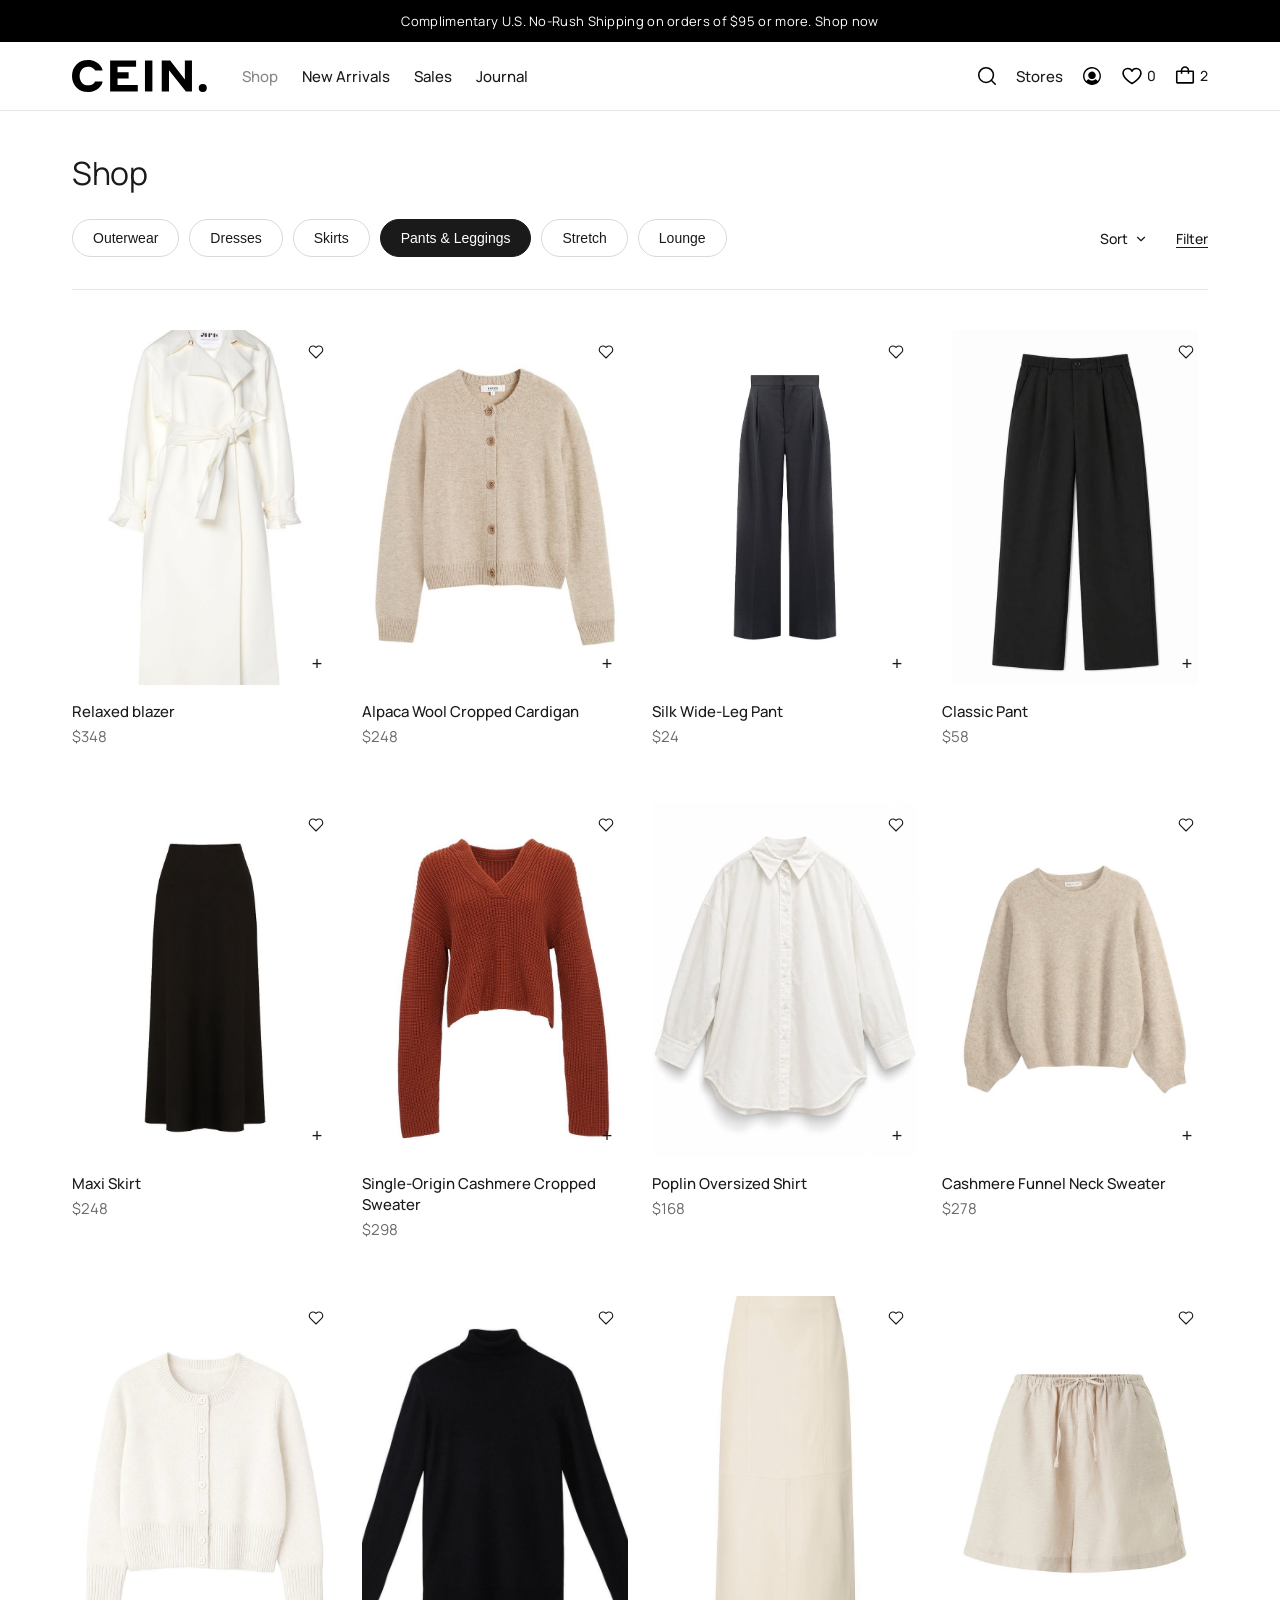
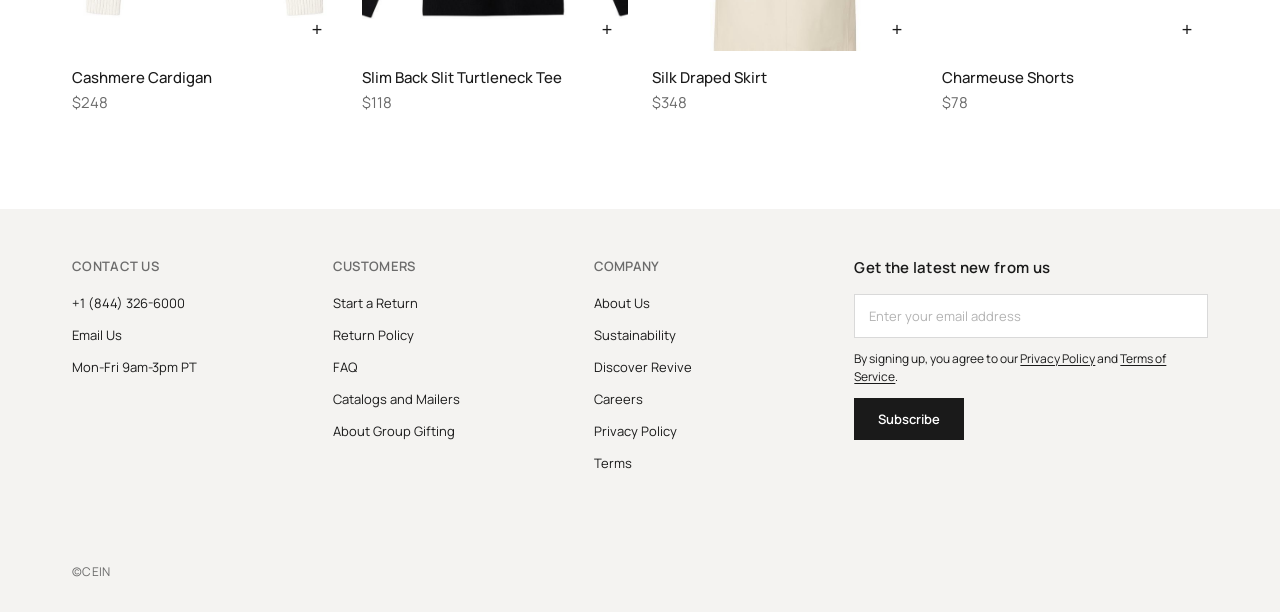
<file: Shop.html>
<!DOCTYPE html>
<html lang="ru">
<head>
    <meta charset="UTF-8">
    <meta name="viewport" content="width=device-width, initial-scale=1.0">
    <title>Shop — CEIN.</title>
    <link rel="stylesheet" href="css/main.css">
</head>
<body>
    <!-- ANNOUNCEMENT BAR (ЧЁРНАЯ ПОЛОСА) -->
    <div class="announcement-bar">
        <div class="container">
            <p>
                Complimentary U.S. No-Rush Shipping on orders of $95 or more.
                <a href="#">Shop now</a>
            </p>
        </div>
    </div>

    <!-- HEADER (ШАПКА) -->
    <header class="navbar">
        <div class="container">
            <button class="burger" id="burgerBtn">
                <span></span><span></span><span></span>
            </button>

            <div class="nav-left">
                <a href="index.html" class="logo">
                    <img src="img/Logo.svg" alt="CEIN.">
                </a>

                <ul class="nav-links" id="navLinks">
                    <li><a href="Shop.html" class="active">Shop</a></li>
                    <li><a href="#">New Arrivals</a></li>
                    <li><a href="#">Sales</a></li>
                    <li><a href="#">Journal</a></li>
                </ul>
            </div>

            <div class="nav-right">
                <button class="icon-btn" aria-label="Поиск">
                    <img src="img/MagnifyingGlass.svg" alt="Поиск" width="22" height="22">
                </button>

                <a href="#" class="stores-link desktop-only">Stores</a>

                <button class="icon-btn desktop-only" aria-label="Профиль">
                    <img src="img/UserCircle.svg" alt="Профиль" width="22" height="22">
                </button>

                <button class="icon-btn icon-with-count" aria-label="Избранное">
                    <img src="img/Heart.svg" alt="Избранное" width="22" height="22">
                    <span class="count">0</span>
                </button>

                <a href="Cart.html" class="icon-btn icon-with-count" aria-label="Корзина">
                    <img src="img/Bag.svg" alt="Корзина" width="22" height="22">
                    <span class="count">2</span>
                </a>
            </div>
        </div>
    </header>

    <!-- SHOP HEADER + FILTERS -->
    <section class="shop-header">
        <div class="container">
            <h1 class="shop-title">Shop</h1>

            <div class="shop-toolbar">
                <div class="filter-pills">
                    <button class="filter-pill">Outerwear</button>
                    <button class="filter-pill">Dresses</button>
                    <button class="filter-pill">Skirts</button>
                    <button class="filter-pill active">Pants &amp; Leggings</button>
                    <button class="filter-pill">Stretch</button>
                    <button class="filter-pill">Lounge</button>
                </div>

                <div class="shop-sort-filter">
                    <div class="shop-sort-wrapper" id="sortWrapper">
                        <button class="shop-sort" id="sortToggle" aria-haspopup="true" aria-expanded="false">
                            Sort
                            <svg viewBox="0 0 24 24" fill="none" stroke="currentColor" stroke-width="2" stroke-linecap="round" stroke-linejoin="round"><polyline points="6 9 12 15 18 9"/></svg>
                        </button>

                        <div class="shop-sort-backdrop" id="sortBackdrop"></div>

                        <div class="shop-sort-dropdown" id="sortDropdown">
                            <div class="shop-sort-dropdown-header">
                                <span class="shop-sort-dropdown-title">Sort</span>
                                <button class="shop-sort-close" id="sortClose" aria-label="Закрыть">
                                    <svg viewBox="0 0 24 24" fill="none" stroke="currentColor" stroke-width="2" stroke-linecap="round" stroke-linejoin="round"><line x1="18" y1="6" x2="6" y2="18"/><line x1="6" y1="6" x2="18" y2="18"/></svg>
                                </button>
                            </div>
                            <ul class="shop-sort-options">
                                <li><button class="shop-sort-option active" data-sort="featured">Featured</button></li>
                                <li><button class="shop-sort-option" data-sort="best-selling">Best selling</button></li>
                                <li><button class="shop-sort-option" data-sort="price-asc">Price, low to high</button></li>
                                <li><button class="shop-sort-option" data-sort="price-desc">Price, high to low</button></li>
                            </ul>
                        </div>
                    </div>

                    <span class="shop-filter-link">Filter</span>
                </div>
            </div>
        </div>
    </section>

    <!-- SHOP PRODUCTS GRID -->
    <section class="shop-products">
        <div class="container">
            <div class="shop-products-grid">

                
                <a href="#" class="product-card">
                    <div class="product-image">
                        <img src="img/shop1.jpg" alt="Relaxed blazer">
                        <button class="product-heart" aria-label="Добавить в избранное">
                            <svg viewBox="0 0 24 24" fill="none" stroke="currentColor" stroke-width="1.5"><path d="M19.5 12.572 12 20l-7.5-7.428A5 5 0 1 1 12 6.006a5 5 0 1 1 7.5 6.572Z"/></svg>
                        </button>
                        <button class="product-add" aria-label="Добавить в корзину">+</button>
                        <div class="product-colors">
                            <p class="product-color-name">Beige</p>
                            <div class="product-color-swatches">
                                <span class="swatch active" style="background:#c9a27a"></span>
                                <span class="swatch" style="background:#1a1a1a"></span>
                                <span class="swatch" style="background:#8c8478"></span>
                            </div>
                        </div>
                    </div>
                    <p class="product-name">Relaxed blazer</p>
                    <p class="product-price">$348</p>
                </a>

              
                <a href="Product.html" class="product-card">
                    <div class="product-image">
                        <img src="img/shop2.jpg" alt="Alpaca Wool Cropped Cardigan">
                        <button class="product-heart" aria-label="Добавить в избранное">
                            <svg viewBox="0 0 24 24" fill="none" stroke="currentColor" stroke-width="1.5"><path d="M19.5 12.572 12 20l-7.5-7.428A5 5 0 1 1 12 6.006a5 5 0 1 1 7.5 6.572Z"/></svg>
                        </button>
                        <button class="product-add" aria-label="Добавить в корзину">+</button>
                        <div class="product-colors">
                            <p class="product-color-name">Camel</p>
                            <div class="product-color-swatches">
                                <span class="swatch active" style="background:#c9a27a"></span>
                                <span class="swatch" style="background:#8c8478"></span>
                            </div>
                        </div>
                    </div>
                    <p class="product-name">Alpaca Wool Cropped Cardigan</p>
                    <p class="product-price">$248</p>
                </a>

                
                <a href="#" class="product-card">
                    <div class="product-image">
                        <img src="img/shop3.jpg" alt="Silk Wide-Leg Pant">
                        <button class="product-heart" aria-label="Добавить в избранное">
                            <svg viewBox="0 0 24 24" fill="none" stroke="currentColor" stroke-width="1.5"><path d="M19.5 12.572 12 20l-7.5-7.428A5 5 0 1 1 12 6.006a5 5 0 1 1 7.5 6.572Z"/></svg>
                        </button>
                        <button class="product-add" aria-label="Добавить в корзину">+</button>
                        <div class="product-colors">
                            <p class="product-color-name">Black</p>
                            <div class="product-color-swatches">
                                <span class="swatch active" style="background:#1a1a1a"></span>
                            </div>
                        </div>
                    </div>
                    <p class="product-name">Silk Wide-Leg Pant</p>
                    <p class="product-price">$24</p>
                </a>

                
                <a href="#" class="product-card">
                    <div class="product-image">
                        <img src="img/shop4.jpg" alt="Classic Pant">
                        <button class="product-heart" aria-label="Добавить в избранное">
                            <svg viewBox="0 0 24 24" fill="none" stroke="currentColor" stroke-width="1.5"><path d="M19.5 12.572 12 20l-7.5-7.428A5 5 0 1 1 12 6.006a5 5 0 1 1 7.5 6.572Z"/></svg>
                        </button>
                        <button class="product-add" aria-label="Добавить в корзину">+</button>
                        <div class="product-colors">
                            <p class="product-color-name">Black</p>
                            <div class="product-color-swatches">
                                <span class="swatch active" style="background:#1a1a1a"></span>
                                <span class="swatch" style="background:#7a7a7a"></span>
                                <span class="swatch" style="background:#c9a27a"></span>
                            </div>
                        </div>
                    </div>
                    <p class="product-name">Classic Pant</p>
                    <p class="product-price">$58</p>
                </a>

                
                <a href="#" class="product-card">
                    <div class="product-image">
                        <img src="img/shop5.jpg" alt="Maxi Skirt">
                        <button class="product-heart" aria-label="Добавить в избранное">
                            <svg viewBox="0 0 24 24" fill="none" stroke="currentColor" stroke-width="1.5"><path d="M19.5 12.572 12 20l-7.5-7.428A5 5 0 1 1 12 6.006a5 5 0 1 1 7.5 6.572Z"/></svg>
                        </button>
                        <button class="product-add" aria-label="Добавить в корзину">+</button>
                        <div class="product-colors">
                            <p class="product-color-name">Black</p>
                            <div class="product-color-swatches">
                                <span class="swatch active" style="background:#1a1a1a"></span>
                            </div>
                        </div>
                    </div>
                    <p class="product-name">Maxi Skirt</p>
                    <p class="product-price">$248</p>
                </a>

                
                <a href="#" class="product-card">
                    <div class="product-image">
                        <img src="img/shop6.jpg" alt="Single-Origin Cashmere Cropped Sweater">
                        <button class="product-heart" aria-label="Добавить в избранное">
                            <svg viewBox="0 0 24 24" fill="none" stroke="currentColor" stroke-width="1.5"><path d="M19.5 12.572 12 20l-7.5-7.428A5 5 0 1 1 12 6.006a5 5 0 1 1 7.5 6.572Z"/></svg>
                        </button>
                        <button class="product-add" aria-label="Добавить в корзину">+</button>
                        <div class="product-colors">
                            <p class="product-color-name">Rust</p>
                            <div class="product-color-swatches">
                                <span class="swatch active" style="background:#a5623c"></span>
                                <span class="swatch" style="background:#c9a27a"></span>
                            </div>
                        </div>
                    </div>
                    <p class="product-name">Single-Origin Cashmere Cropped Sweater</p>
                    <p class="product-price">$298</p>
                </a>

             
                <a href="#" class="product-card">
                    <div class="product-image">
                        <img src="img/shop7.jpg" alt="Poplin Oversized Shirt">
                        <button class="product-heart" aria-label="Добавить в избранное">
                            <svg viewBox="0 0 24 24" fill="none" stroke="currentColor" stroke-width="1.5"><path d="M19.5 12.572 12 20l-7.5-7.428A5 5 0 1 1 12 6.006a5 5 0 1 1 7.5 6.572Z"/></svg>
                        </button>
                        <button class="product-add" aria-label="Добавить в корзину">+</button>
                        <div class="product-colors">
                            <p class="product-color-name">White</p>
                            <div class="product-color-swatches">
                                <span class="swatch active" style="background:#ffffff"></span>
                                <span class="swatch" style="background:#1a1a1a"></span>
                            </div>
                        </div>
                    </div>
                    <p class="product-name">Poplin Oversized Shirt</p>
                    <p class="product-price">$168</p>
                </a>

                
                <a href="#" class="product-card">
                    <div class="product-image">
                        <img src="img/shop8.jpg" alt="Cashmere Funnel Neck Sweater">
                        <button class="product-heart" aria-label="Добавить в избранное">
                            <svg viewBox="0 0 24 24" fill="none" stroke="currentColor" stroke-width="1.5"><path d="M19.5 12.572 12 20l-7.5-7.428A5 5 0 1 1 12 6.006a5 5 0 1 1 7.5 6.572Z"/></svg>
                        </button>
                        <button class="product-add" aria-label="Добавить в корзину">+</button>
                        <div class="product-colors">
                            <p class="product-color-name">Cream</p>
                            <div class="product-color-swatches">
                                <span class="swatch active" style="background:#e8ddd0"></span>
                                <span class="swatch" style="background:#c9a27a"></span>
                            </div>
                        </div>
                    </div>
                    <p class="product-name">Cashmere Funnel Neck Sweater</p>
                    <p class="product-price">$278</p>
                </a>

                
                <a href="#" class="product-card">
                    <div class="product-image">
                        <img src="img/shop9.jpg" alt="Cashmere Cardigan">
                        <button class="product-heart" aria-label="Добавить в избранное">
                            <svg viewBox="0 0 24 24" fill="none" stroke="currentColor" stroke-width="1.5"><path d="M19.5 12.572 12 20l-7.5-7.428A5 5 0 1 1 12 6.006a5 5 0 1 1 7.5 6.572Z"/></svg>
                        </button>
                        <button class="product-add" aria-label="Добавить в корзину">+</button>
                        <div class="product-colors">
                            <p class="product-color-name">Cream</p>
                            <div class="product-color-swatches">
                                <span class="swatch active" style="background:#e8ddd0"></span>
                            </div>
                        </div>
                    </div>
                    <p class="product-name">Cashmere Cardigan</p>
                    <p class="product-price">$248</p>
                </a>

                
                <a href="#" class="product-card">
                    <div class="product-image">
                        <img src="img/shop10.jpg" alt="Slim Back Slit Turtleneck Tee">
                        <button class="product-heart" aria-label="Добавить в избранное">
                            <svg viewBox="0 0 24 24" fill="none" stroke="currentColor" stroke-width="1.5"><path d="M19.5 12.572 12 20l-7.5-7.428A5 5 0 1 1 12 6.006a5 5 0 1 1 7.5 6.572Z"/></svg>
                        </button>
                        <button class="product-add" aria-label="Добавить в корзину">+</button>
                        <div class="product-colors">
                            <p class="product-color-name">Espresso</p>
                            <div class="product-color-swatches">
                                <span class="swatch active" style="background:#2b1c17"></span>
                                <span class="swatch" style="background:#1a1a1a"></span>
                            </div>
                        </div>
                    </div>
                    <p class="product-name">Slim Back Slit Turtleneck Tee</p>
                    <p class="product-price">$118</p>
                </a>

                
                <a href="#" class="product-card">
                    <div class="product-image">
                        <img src="img/shop11.jpg" alt="Silk Draped Skirt">
                        <button class="product-heart" aria-label="Добавить в избранное">
                            <svg viewBox="0 0 24 24" fill="none" stroke="currentColor" stroke-width="1.5"><path d="M19.5 12.572 12 20l-7.5-7.428A5 5 0 1 1 12 6.006a5 5 0 1 1 7.5 6.572Z"/></svg>
                        </button>
                        <button class="product-add" aria-label="Добавить в корзину">+</button>
                        <div class="product-colors">
                            <p class="product-color-name">Cream</p>
                            <div class="product-color-swatches">
                                <span class="swatch active" style="background:#e8ddd0"></span>
                                <span class="swatch" style="background:#1a1a1a"></span>
                            </div>
                        </div>
                    </div>
                    <p class="product-name">Silk Draped Skirt</p>
                    <p class="product-price">$348</p>
                </a>

                
                <a href="#" class="product-card">
                    <div class="product-image">
                        <img src="img/shop12.jpg" alt="Charmeuse Shorts">
                        <button class="product-heart" aria-label="Добавить в избранное">
                            <svg viewBox="0 0 24 24" fill="none" stroke="currentColor" stroke-width="1.5"><path d="M19.5 12.572 12 20l-7.5-7.428A5 5 0 1 1 12 6.006a5 5 0 1 1 7.5 6.572Z"/></svg>
                        </button>
                        <button class="product-add" aria-label="Добавить в корзину">+</button>
                        <div class="product-colors">
                            <p class="product-color-name">Cream</p>
                            <div class="product-color-swatches">
                                <span class="swatch active" style="background:#e8ddd0"></span>
                            </div>
                        </div>
                    </div>
                    <p class="product-name">Charmeuse Shorts</p>
                    <p class="product-price">$78</p>
                </a>

            </div>
        </div>
    </section>

    <!-- FOOTER -->
    <footer class="footer">
        <div class="container">
            <div class="footer-top">
                <!-- Колонка 1: Contact Us -->
                <div class="footer-col">
                    <p class="footer-col-title">Contact Us</p>
                    <ul>
                        <li><a href="tel:+18443266000">+1 (844) 326-6000</a></li>
                        <li><a href="mailto:info@cein.com">Email Us</a></li>
                        <li><span class="footer-text">Mon-Fri 9am-3pm PT</span></li>
                    </ul>
                </div>

                <!-- Колонка 2: Customers -->
                <div class="footer-col">
                    <p class="footer-col-title">Customers</p>
                    <ul>
                        <li><a href="#">Start a Return</a></li>
                        <li><a href="#">Return Policy</a></li>
                        <li><a href="#">FAQ</a></li>
                        <li><a href="#">Catalogs and Mailers</a></li>
                        <li><a href="#">About Group Gifting</a></li>
                    </ul>
                </div>

                <!-- Колонка 3: Company -->
                <div class="footer-col">
                    <p class="footer-col-title">Company</p>
                    <ul>
                        <li><a href="#">About Us</a></li>
                        <li><a href="#">Sustainability</a></li>
                        <li><a href="#">Discover Revive</a></li>
                        <li><a href="#">Careers</a></li>
                        <li><a href="#">Privacy Policy</a></li>
                        <li><a href="#">Terms</a></li>
                    </ul>
                </div>

                <!-- Колонка 4: Newsletter -->
                <div class="footer-col footer-newsletter">
                    <p class="footer-col-title">Get the latest new from us</p>
                    <form class="footer-form">
                        <input type="email" placeholder="Enter your email address" class="footer-input">
                        <p class="footer-disclaimer">By signing up, you agree to our <a href="#">Privacy Policy</a> and <a href="#">Terms of Service</a>.</p>
                        <button type="submit" class="footer-submit">Subscribe</button>
                    </form>
                </div>
            </div>

            <div class="footer-bottom">
                <p class="footer-logo">©CEIN</p>
            </div>
        </div>
    </footer>

    <script>
        // Бургер-меню
        const burger = document.getElementById('burgerBtn');
        const navLinks = document.getElementById('navLinks');
        burger.addEventListener('click', () => {
            navLinks.classList.toggle('active');
        });

        // Сортировка (Sort) 
        const sortWrapper = document.getElementById('sortWrapper');
        const sortToggle = document.getElementById('sortToggle');
        const sortClose = document.getElementById('sortClose');
        const sortBackdrop = document.getElementById('sortBackdrop');
        const sortOptions = document.querySelectorAll('.shop-sort-option');

        function openSort() {
            sortWrapper.classList.add('open');
            sortToggle.setAttribute('aria-expanded', 'true');
            document.body.classList.add('no-scroll');
        }

        function closeSort() {
            sortWrapper.classList.remove('open');
            sortToggle.setAttribute('aria-expanded', 'false');
            document.body.classList.remove('no-scroll');
        }

        sortToggle.addEventListener('click', (e) => {
            e.stopPropagation();
            sortWrapper.classList.contains('open') ? closeSort() : openSort();
        });

        sortClose.addEventListener('click', closeSort);
        sortBackdrop.addEventListener('click', closeSort);

        document.addEventListener('click', (e) => {
            if (sortWrapper.classList.contains('open') && !sortWrapper.contains(e.target)) {
                closeSort();
            }
        });

        sortOptions.forEach((opt) => {
            opt.addEventListener('click', () => {
                sortOptions.forEach((o) => o.classList.remove('active'));
                opt.classList.add('active');
                closeSort();
            });
        });

        // Клик по сердечку 
        document.querySelectorAll('.product-heart').forEach((btn) => {
            btn.addEventListener('click', (e) => {
                e.preventDefault();
                e.stopPropagation();
                btn.classList.toggle('active');
            });
        });

        // Клик по кружку цвета 
        document.querySelectorAll('.product-color-swatches').forEach((group) => {
            group.querySelectorAll('.swatch').forEach((swatch) => {
                swatch.addEventListener('click', (e) => {
                    e.preventDefault();
                    e.stopPropagation();
                    group.querySelectorAll('.swatch').forEach((s) => s.classList.remove('active'));
                    swatch.classList.add('active');
                });
            });
        });
    </script>
</body>
</html>
</file>
<file: css/main.css>
@import url('https://fonts.googleapis.com/css2?family=Manrope:wght@200..800&display=swap');

* {
    margin: 0;
    padding: 0;
    box-sizing: border-box;
}

body {
    font-family: "Manrope", sans-serif;
    font-weight: 400;
    color: #1a1a1a;
    background-color: #ffffff;
}

a {
    text-decoration: none;
}

img {
    max-width: 100%;
}

ul {
    list-style: none;
}

/*ОБЩИЙ КОНТЕЙНЕР*/
.container {
    max-width: 1200px;
    margin: 0 auto;
    padding: 0 32px;
}

@media (max-width: 600px) {
    .container {
        padding: 0 16px;
    }
}

/* ANNOUNCEMENT BAR (ЧЁРНАЯ ПОЛОСА)*/
.announcement-bar {
    background-color: #000000;
    color: #ffffff;
    padding: 12px 0;
    font-size: 13px;
    text-align: center;
    letter-spacing: 0.3px;
}

.announcement-bar a {
    color: #ffffff;
    text-underline-offset: 3px;
    transition: opacity 0.2s ease;
}

.announcement-bar a:hover {
    opacity: 0.7;
}

/* HEADER(ШАПКА) */
.navbar {
    padding: 18px 0;
    border-bottom: 1px solid #e5e5e5;
    background-color: #ffffff;
}

.navbar .container {
    display: flex;
    align-items: center;
    justify-content: space-between;
    flex-wrap: wrap;
}

.nav-left {
    display: flex;
    align-items: center;
    gap: 32px;
}

.logo {
    display: flex;
    align-items: center;
    flex-shrink: 0;
}

.logo img {
    height: 32px;
    width: auto;
    display: block;
}

.nav-links {
    display: flex;
    gap: 24px;
    list-style: none;
    font-weight: 500;
    font-size: 15px;
}

.nav-links a {
    color: #1a1a1a;
    text-decoration: none;
    transition: color 0.2s ease;
}

.nav-links a:hover,
.nav-links a.active {
    color: #888888;
}

.nav-right {
    display: flex;
    align-items: center;
    gap: 18px;
}

.icon-btn {
    background: none;
    border: none;
    cursor: pointer;
    padding: 0;
    display: flex;
    align-items: center;
    justify-content: center;
    transition: opacity 0.2s ease;
    gap: 4px;
}

.icon-btn:hover {
    opacity: 0.6;
}

.icon-btn img {
    display: block;
    width: 22px;
    height: 22px;
}

.stores-link {
    font-size: 15px;
    font-weight: 500;
    color: #1a1a1a;
    text-decoration: none;
    transition: color 0.2s ease;
}

.stores-link:hover {
    color: #888888;
}

.count {
    font-family: "Manrope", sans-serif;
    font-size: 14px;
    font-weight: 500;
    color: #1a1a1a;
    line-height: 1;
}

.burger {
    display: none;
    flex-direction: column;
    gap: 5px;
    background: none;
    border: none;
    cursor: pointer;
    padding: 5px;
}

.burger span {
    display: block;
    width: 20px;
    height: 2px;
    background-color: #1a1a1a;
    transition: 0.3s;
}

@media (max-width: 768px) {
    .navbar {
        padding: 15px 0;
        position: relative;
    }

    .navbar .container {
        display: grid;
        grid-template-columns: auto 1fr auto;
        align-items: center;
        column-gap: 12px;
    }

    .nav-left {
        justify-content: center;
        gap: 0;
    }

    .nav-links {
        display: none;
        width: 100%;
        flex-direction: column;
        align-items: center;
        gap: 16px;
        padding: 20px 0 10px;
        border-top: 1px solid #e5e5e5;
        margin-top: 16px;
        position: absolute;
        left: 0;
        right: 0;
        top: 100%;
        background-color: #ffffff;
        z-index: 40;
    }

    .nav-links.active {
        display: flex;
    }

    .burger {
        display: flex;
    }

    .desktop-only {
        display: none;
    }

    .nav-right {
        gap: 14px;
    }

    .icon-btn img {
        width: 18px;
        height: 18px;
    }

    .count {
        font-size: 12px;
    }
}

@media (max-width: 480px) {
    .nav-right {
        gap: 13px;
    }

    .icon-btn img {
        width: 14px;
        height: 14px;
    }

    .count {
        font-size: 11px;
    }
}

/* HERO */

.hero {
    position: relative;
    width: 100%;
    min-height: 640px;
    display: flex;
    align-items: flex-end;
    overflow: hidden;
    background-color: #1a1a1a;
}

.hero-image {
    position: absolute;
    inset: 0;
    width: 100%;
    height: 100%;
    object-fit: cover;
    z-index: 0;
}

.hero-overlay {
    position: absolute;
    inset: 0;
    background: rgba(0, 0, 0, 0.35);
    z-index: 1;
}

.hero .container {
    position: relative;
    z-index: 2;
    width: 100%;
    padding-bottom: 80px;
}

.hero-content {
    max-width: 600px;
}

.hero-title {
    font-family: "Manrope", sans-serif;
    font-size: 28px;
    font-weight: 400;
    color: #ffffff;
    letter-spacing: -0.3px;
    line-height: 1.35;
    margin-bottom: 0;
}

.hero-subtitle {
    font-family: "Manrope", sans-serif;
    font-size: 28px;
    font-weight: 400;
    color: #ffffff;
    opacity: 0.95;
    line-height: 1.35;
    margin-bottom: 20px;
}

.hero-btn {
    display: inline-block;
    background-color: #ffffff;
    color: #1a1a1a;
    font-family: "Manrope", sans-serif;
    font-size: 14px;
    font-weight: 600;
    padding: 12px 24px;
    border-radius: 0;
    text-decoration: none;
    transition: background-color 0.2s ease, transform 0.2s ease;
    letter-spacing: 0.2px;
}

.hero-btn:hover {
    background-color: #e5e5e5;
    transform: scale(1.02);
}

@media (max-width: 768px) {
    .hero {
        min-height: 480px;
    }

    .hero .container {
        padding-bottom: 40px;
    }

    .hero-title {
        font-size: 24px;
    }

    .hero-subtitle {
        font-size: 24px;
    }

    .hero-btn {
        padding: 12px 22px;
        font-size: 14px;
    }
}

@media (max-width: 480px) {
    .hero {
        min-height: 400px;
    }

    .hero-title {
        font-size: 20px;
    }

    .hero-subtitle {
        font-size: 20px;
        margin-bottom: 16px;
    }

    .hero-btn {
        padding: 11px 20px;
        font-size: 13px;
    }
}

/* SECTION HEADER */
.section {
    padding: 96px 0;
}

.section-header {
    display: flex;
    align-items: flex-end;
    justify-content: space-between;
    margin-bottom: 48px;
    gap: 24px;
    flex-wrap: wrap;
}

.section-title {
    font-size: 36px;
    font-weight: 400;
    letter-spacing: -0.5px;
    color: #1a1a1a;
}

.section-subtitle {
    font-size: 16px;
    color: #6b6b6b;
    margin-top: 8px;
}

.section-link {
    font-size: 15px;
    font-weight: 600;
    color: #1a1a1a;
    border-bottom: 1px solid #1a1a1a;
    padding-bottom: 2px;
    white-space: nowrap;
    transition: opacity 0.2s ease;
}

.section-link:hover {
    opacity: 0.6;
}

@media (max-width: 768px) {
    .section {
        padding: 56px 0;
    }

    .section-title {
        font-size: 26px;
    }

    .section-header {
        margin-bottom: 28px;
    }
}

@media (max-width: 600px) {
    .section {
        padding: 32px 0;
    }
}

/* CATEGORIES  */
.categories-intro {
    margin-bottom: 48px;
}

.categories-intro p {
    font-size: 22px;
    font-weight: 400;
    color: #1a1a1a;
    line-height: 1.5;
}

@media (max-width: 768px) {
    .categories-intro p {
        font-size: 17px;
    }
}

.categories-grid {
    display: grid;
    grid-template-columns: repeat(3, 1fr);
    gap: 24px;
}

.category-card {
    position: relative;
    display: block;
    border-radius: 0;
    overflow: hidden;
    aspect-ratio: 3 / 4;
}

.category-card img {
    width: 100%;
    height: 100%;
    object-fit: cover;
    display: block;
    transition: transform 0.4s ease;
}

.category-card:hover img {
    transform: scale(1.05);
}

.category-card::after {
    content: "";
    position: absolute;
    inset: 0;
    background: linear-gradient(180deg, rgba(0, 0, 0, 0) 40%, rgba(0, 0, 0, 0.55) 100%);
}

.category-card-label {
    position: absolute;
    left: 24px;
    bottom: 24px;
    z-index: 2;
    color: #ffffff;
    font-size: 22px;
    font-weight: 500;
}

@media (max-width: 768px) {
    .categories-grid {
        grid-template-columns: repeat(2, 1fr);
        gap: 16px;
    }
}

@media (max-width: 480px) {
    .categories-grid {
        grid-template-columns: 1fr;
    }
}

@media (max-width: 600px) {
    .categories-grid {
        grid-template-columns: 1fr;
        gap: 20px;
    }

    .category-card {
        aspect-ratio: 1 / 1;
    }
}

/* PRODUCTS  */
.products-title {
    font-size: 28px;
    font-weight: 400;
    color: #1a1a1a;
    letter-spacing: -0.3px;
    margin-bottom: 40px;
}

.products-section {
    padding-top: 32px;
}

.products-grid {
    display: grid;
    grid-template-columns: repeat(5, 1fr);
    gap: 24px;
}

.product-card {
    display: block;
    color: #1a1a1a;
    position: relative;
}

.product-image {
    position: relative;
    border-radius: 0;
    overflow: hidden;
    aspect-ratio: 3 / 4;
    background-color: #f2f2f2;
    margin-bottom: 16px;
}

.product-image img {
    width: 100%;
    height: 100%;
    object-fit: cover;
    display: block;
    transition: transform 0.4s ease;
}

.product-card:hover .product-image img {
    transform: scale(1.05);
}

.product-add {
    position: absolute;
    bottom: 12px;
    right: 12px;
    width: 18px;
    height: 18px;
    border-radius: 0;
    background-color: transparent;
    border: none;
    display: flex;
    align-items: center;
    justify-content: center;
    cursor: pointer;
    font-size: 18px;
    font-weight: 300;
    line-height: 1;
    color: #1a1a1a;
    z-index: 2;
    transition: background-color 0.2s ease;
}

.product-add:hover {
    opacity: 0.6;
}

/* Иконка "избранное" */
.product-heart {
    position: absolute;
    top: 12px;
    right: 12px;
    width: 20px;
    height: 20px;
    border: none;
    background: transparent;
    display: flex;
    align-items: center;
    justify-content: center;
    cursor: pointer;
    color: #1a1a1a;
    z-index: 3;
    padding: 0;
    line-height: 0;
    transition: opacity 0.2s ease, transform 0.2s ease;
}

.product-heart svg {
    display: block;
    width: 18px;
    height: 18px;
    stroke-linecap: round;
    stroke-linejoin: round;
    overflow: visible;
}

.product-heart:hover {
    opacity: 0.6;
    transform: scale(1.05);
}

.product-heart.active svg {
    fill: #1a1a1a;
}


.product-colors {
    position: absolute;
    left: 0;
    right: 0;
    bottom: 0;
    background-color: rgba(255, 255, 255, 0.85);
    backdrop-filter: blur(4px);
    padding: 14px 16px;
    transform: translateY(100%);
    opacity: 0;
    transition: transform 0.25s ease, opacity 0.25s ease;
    z-index: 1;
}

.product-card:hover .product-colors {
    transform: translateY(0);
    opacity: 1;
}

.product-color-name {
    font-size: 13px;
    color: #1a1a1a;
    margin-bottom: 8px;
}

.product-color-swatches {
    display: flex;
    gap: 8px;
}

.swatch {
    width: 16px;
    height: 16px;
    border-radius: 50%;
    display: inline-block;
    border: 1px solid rgba(0, 0, 0, 0.1);
    cursor: pointer;
}

.swatch.active {
    box-shadow: 0 0 0 1px #ffffff, 0 0 0 2px #1a1a1a;
}

.product-name {
    font-size: 15px;
    font-weight: 500;
    margin-bottom: 4px;
}

.product-price {
    font-size: 15px;
    color: #6b6b6b;
}

.product-price .old-price {
    text-decoration: line-through;
    color: #b3b3b3;
    margin-right: 8px;
}

@media (max-width: 992px) {
    .products-grid {
        grid-template-columns: repeat(3, 1fr);
        gap: 20px;
    }
}

@media (max-width: 480px) {
    .products-title {
        font-size: 22px;
        margin-bottom: 24px;
    }

    .product-name {
        font-size: 13px;
    }

    .product-price {
        font-size: 13px;
    }
}

@media (max-width: 600px) {
    .products-grid {
        display: flex;
        grid-template-columns: none;
        overflow-x: auto;
        scroll-snap-type: x mandatory;
        -webkit-overflow-scrolling: touch;
        gap: 16px;
        margin: 0 -16px;
        padding: 0 16px 4px;
        scrollbar-width: none;
    }

    .products-grid::-webkit-scrollbar {
        display: none;
    }

    .products-grid .product-card {
        flex: 0 0 58%;
        scroll-snap-align: start;
    }
}

/* THE ART OF FEWER, BETTER CHOICES */
.fewer-choices {
    background-color: #f4f3f1;
    padding: 96px 0 180px;
    text-align: center;
}

.fewer-choices-title {
    font-family: Georgia, 'Times New Roman', serif;
    font-size: 32px;
    font-weight: 400;
    color: #1a1a1a;
    letter-spacing: 0.2px;
    margin-bottom: 32px;
}

.fewer-choices-text {
    font-size: 16px;
    color: #4a4a4a;
    line-height: 1.7;
    max-width: 720px;
    margin: 0 auto;
}

@media (max-width: 768px) {
    .fewer-choices {
        padding: 56px 0;
    }

    .fewer-choices-title {
        font-size: 24px;
        margin-bottom: 20px;
    }

    .fewer-choices-text {
        font-size: 15px;
    }
}

/* PROMO BANNER */
.smart-banner-grid {
    display: grid;
    grid-template-columns: 1fr 1fr;
    gap: 24px;
}

.smart-banner-card {
    aspect-ratio: 658 / 719;
}

@media (max-width: 768px) {
    .smart-banner-grid {
        grid-template-columns: 1fr;
        gap: 16px;
    }
}

/* NEWSLETTER */
.newsletter {
    background-color: #f7f6f4;
    padding: 96px 0;
    text-align: center;
}

.newsletter-title {
    font-size: 32px;
    font-weight: 400;
    letter-spacing: -0.5px;
    margin-bottom: 12px;
}

.newsletter-text {
    font-size: 16px;
    color: #6b6b6b;
    max-width: 480px;
    margin: 0 auto 32px;
    line-height: 1.6;
}

.newsletter-form {
    display: flex;
    justify-content: center;
    gap: 12px;
    max-width: 440px;
    margin: 0 auto;
}

.newsletter-input {
    flex: 1;
    padding: 16px 24px;
    border-radius: 30px;
    border: 1px solid #d9d9d9;
    font-family: "Manrope", sans-serif;
    font-size: 15px;
    background-color: #ffffff;
}

.newsletter-input:focus {
    outline: none;
    border-color: #1a1a1a;
}

.newsletter-btn {
    background-color: #1a1a1a;
    color: #ffffff;
    border: none;
    font-family: "Manrope", sans-serif;
    font-size: 15px;
    font-weight: 600;
    padding: 16px 32px;
    border-radius: 30px;
    cursor: pointer;
    white-space: nowrap;
    transition: opacity 0.2s ease;
}

.newsletter-btn:hover {
    opacity: 0.8;
}

@media (max-width: 480px) {
    .newsletter {
        padding: 56px 0;
    }

    .newsletter-form {
        flex-direction: column;
    }

    .newsletter-title {
        font-size: 24px;
    }
}

/* SHOP INSTAGRAM */
.instagram-title {
    font-size: 24px;
    font-weight: 400;
    color: #1a1a1a;
    text-align: center;
    margin-bottom: 40px;
}

.instagram-grid {
    display: grid;
    grid-template-columns: repeat(5, 251.2px);
    justify-content: space-between;
    gap: 20px;
}

.instagram-card {
    position: relative;
    display: block;
    width: 251.2px;
    height: 251.2px;
    aspect-ratio: 1 / 1;
    overflow: hidden;
    background-color: #f2f2f2;
}

.instagram-card img {
    width: 100%;
    height: 100%;
    object-fit: cover;
    display: block;
    transition: transform 0.4s ease;
}

.instagram-card:hover img {
    transform: scale(1.05);
}

.instagram-icon {
    position: absolute;
    top: 50%;
    left: 50%;
    transform: translate(-50%, -50%);
    width: 40px;
    height: 40px;
    border: 1px solid #ffffff;
    border-radius: 8px;
    display: flex;
    align-items: center;
    justify-content: center;
    color: #ffffff;
    opacity: 0;
    transition: opacity 0.25s ease;
}

.instagram-card:hover .instagram-icon {
    opacity: 1;
}

@media (max-width: 992px) {
    .instagram-grid {
        grid-template-columns: repeat(3, 1fr);
        justify-content: normal;
        gap: 12px;
    }

    .instagram-card {
        width: 100%;
        height: auto;
    }
}

@media (max-width: 480px) {
    .instagram-title {
        font-size: 20px;
        margin-bottom: 24px;
    }
}

@media (max-width: 600px) {
    .instagram-grid {
        display: flex;
        grid-template-columns: none;
        overflow-x: auto;
        scroll-snap-type: x mandatory;
        -webkit-overflow-scrolling: touch;
        gap: 12px;
        margin: 0 -16px;
        padding: 0 16px 4px;
        scrollbar-width: none;
    }

    .instagram-grid::-webkit-scrollbar {
        display: none;
    }

    .instagram-card {
        width: auto;
        height: auto;
        flex: 0 0 42%;
        scroll-snap-align: start;
    }
}

/* FOOTER */
.footer {
    background-color: #f4f3f1;
    padding: 48px 0 32px;
}

.footer-top {
    display: grid;
    grid-template-columns: 1.2fr 1.2fr 1.2fr 1.8fr;
    gap: 25px;
    padding-bottom: 40px;
}

.footer-col-title {
    font-size: 13px;
    font-weight: 600;
    letter-spacing: 0.3px;
    color: #6b6b6b;
    margin-bottom: 16px;
    text-transform: uppercase;
}

.footer-newsletter .footer-col-title {
    text-transform: none;
    font-size: 15px;
    color: #1a1a1a;
}

.footer-col ul li {
    margin-bottom: 10px;
}

.footer-col ul li a {
    font-size: 13px;
    color: #1a1a1a;
    transition: opacity 0.2s ease;
    text-decoration: none;
}

.footer-col ul li a:hover {
    opacity: 0.6;
}

.footer-text {
    font-size: 13px;
    color: #1a1a1a;
}

.footer-newsletter {
    display: flex;
    flex-direction: column;
}

.footer-form {
    display: flex;
    flex-direction: column;
    gap: 12px;
}

.footer-input {
    padding: 12px 14px;
    border: 1px solid #d9d9d9;
    font-family: "Manrope", sans-serif;
    font-size: 13px;
    background-color: #ffffff;
    transition: border-color 0.2s ease;
}

.footer-input:focus {
    outline: none;
    border-color: #1a1a1a;
}

.footer-input::placeholder {
    color: #b3b3b3;
}

.footer-disclaimer {
    font-size: 12px;
    color: #1a1a1a;
    line-height: 1.5;
    max-width: 340px;
}

.footer-disclaimer a {
    color: #1a1a1a;
    text-decoration: underline;
    text-underline-offset: 2px;
}

.footer-disclaimer a:hover {
    color: #1a1a1a;
}

.footer-submit {
    align-self: flex-start;
    padding: 12px 24px;
    background-color: #1a1a1a;
    color: #ffffff;
    border: none;
    font-family: "Manrope", sans-serif;
    font-size: 13px;
    font-weight: 600;
    cursor: pointer;
    transition: opacity 0.2s ease;
}

.footer-submit:hover {
    opacity: 0.8;
}

.footer-bottom {
    display: flex;
    align-items: center;
    justify-content: space-between;
    padding-top: 40px;
    flex-wrap: wrap;
    gap: 12px;
}

.footer-logo {
    font-size: 12px;
    font-weight: 400;
    letter-spacing: 0.3px;
    color: #6b6b6b;
}

@media (max-width: 992px) {
    .footer-top {
        grid-template-columns: 1fr 1fr;
        gap: 32px;
    }

    .footer-newsletter {
        grid-column: span 2;
    }

    .footer-disclaimer {
        max-width: 100%;
    }
}

@media (max-width: 480px) {
    .footer-top {
        grid-template-columns: 1fr;
        gap: 32px;
    }

    .footer-newsletter {
        grid-column: span 1;
    }

    .footer-bottom {
        flex-direction: column;
        align-items: flex-start;
    }
}

/* SHOP PAGE  */
.shop-header {
    padding: 40px 0 0;
}

.shop-title {
    font-size: 32px;
    font-weight: 400;
    letter-spacing: -0.3px;
    color: #1a1a1a;
    margin-bottom: 24px;
}

.shop-toolbar {
    display: flex;
    align-items: center;
    justify-content: space-between;
    flex-wrap: wrap;
    gap: 16px;
    padding-bottom: 32px;
    border-bottom: 1px solid #e5e5e5;
}

.filter-pills {
    display: flex;
    flex-wrap: wrap;
    gap: 10px;
}

.filter-pill {
    display: inline-flex;
    align-items: center;
    padding: 10px 20px;
    border: 1px solid #d9d9d9;
    border-radius: 30px;
    font-size: 14px;
    font-weight: 500;
    color: #1a1a1a;
    background-color: #ffffff;
    cursor: pointer;
    transition: border-color 0.2s ease, background-color 0.2s ease;
    white-space: nowrap;
}

.filter-pill:hover {
    border-color: #1a1a1a;
}

.filter-pill.active {
    border-color: #1a1a1a;
    background-color: #1a1a1a;
    color: #ffffff;
}

.shop-sort-filter {
    display: flex;
    align-items: center;
    gap: 28px;
}

.shop-sort-wrapper {
    position: relative;
}

.shop-sort {
    display: inline-flex;
    align-items: center;
    gap: 6px;
    background: none;
    border: none;
    font-family: "Manrope", sans-serif;
    font-size: 14px;
    font-weight: 500;
    color: #1a1a1a;
    cursor: pointer;
    padding: 0;
}

.shop-sort svg {
    width: 14px;
    height: 14px;
    transition: transform 0.2s ease;
}

.shop-sort-wrapper.open .shop-sort svg {
    transform: rotate(180deg);
}

/* Затемнение фона (на мобильном) */
.shop-sort-backdrop {
    display: none;
}

/* Панель сортировки */
.shop-sort-dropdown {
    display: none;
    position: absolute;
    top: calc(100% + 16px);
    right: 0;
    width: 280px;
    background-color: #ffffff;
    box-shadow: 0 10px 40px rgba(0, 0, 0, 0.12);
    z-index: 50;
}

.shop-sort-wrapper.open .shop-sort-dropdown {
    display: block;
}

.shop-sort-dropdown-header {
    display: none;
}

.shop-sort-options {
    list-style: none;
    padding: 16px 0;
}

.shop-sort-option {
    display: block;
    width: 100%;
    text-align: left;
    background: none;
    border: none;
    padding: 12px 24px;
    font-family: "Manrope", sans-serif;
    font-size: 15px;
    color: #1a1a1a;
    cursor: pointer;
    transition: opacity 0.2s ease;
}

.shop-sort-option:first-child {
    font-weight: 600;
}

.shop-sort-option:hover {
    opacity: 0.6;
}


@media (max-width: 768px) {
    .shop-sort-backdrop {
        display: block;
        position: fixed;
        inset: 0;
        background-color: rgba(26, 26, 26, 0.55);
        backdrop-filter: blur(2px);
        opacity: 0;
        pointer-events: none;
        transition: opacity 0.3s ease;
        z-index: 200;
    }

    .shop-sort-wrapper.open .shop-sort-backdrop {
        opacity: 1;
        pointer-events: auto;
    }

    .shop-sort-dropdown {
        display: block;
        position: fixed;
        top: auto;
        left: 0;
        right: 0;
        bottom: 0;
        width: 100%;
        max-height: 80vh;
        overflow-y: auto;
        box-shadow: none;
        transform: translateY(100%);
        transition: transform 0.3s ease;
        z-index: 201;
    }

    .shop-sort-wrapper.open .shop-sort-dropdown {
        transform: translateY(0);
    }

    .shop-sort-dropdown-header {
        display: flex;
        align-items: center;
        justify-content: center;
        position: relative;
        padding: 20px 24px;
        border-bottom: 1px solid #e5e5e5;
    }

    .shop-sort-dropdown-title {
        font-size: 18px;
        font-weight: 500;
    }

    .shop-sort-close {
        position: absolute;
        right: 20px;
        top: 50%;
        transform: translateY(-50%);
        background: none;
        border: none;
        cursor: pointer;
        color: #1a1a1a;
        padding: 0;
        display: flex;
    }

    .shop-sort-close svg {
        width: 18px;
        height: 18px;
    }

    .shop-sort-options {
        padding: 8px 0 24px;
    }

    .shop-sort-option {
        padding: 16px 24px;
    }
}

body.no-scroll {
    overflow: hidden;
}

.shop-filter-link {
    font-size: 14px;
    font-weight: 500;
    color: #1a1a1a;
    text-decoration: underline;
    text-underline-offset: 3px;
    cursor: pointer;
}

.shop-products {
    padding: 40px 0 96px;
}

.shop-products-grid {
    display: grid;
    grid-template-columns: repeat(4, 1fr);
    gap: 24px 24px;
    row-gap: 56px;
}

@media (max-width: 992px) {
    .shop-products-grid {
        grid-template-columns: repeat(3, 1fr);
        row-gap: 40px;
    }
}

@media (max-width: 768px) {
    .filter-pills {
        gap: 8px;
    }

    .filter-pill {
        padding: 8px 16px;
        font-size: 13px;
    }

    .shop-title {
        font-size: 26px;
    }
}

@media (max-width: 600px) {
    .shop-header {
        padding: 24px 0 0;
    }

    .shop-toolbar {
        flex-direction: column;
        align-items: stretch;
        gap: 16px;
        padding-bottom: 20px;
    }

    .shop-sort-filter {
        justify-content: space-between;
    }

    .shop-products {
        padding: 24px 0 56px;
    }
}

@media (max-width: 480px) {
    .shop-products-grid {
        grid-template-columns: repeat(2, 1fr);
        gap: 16px;
        row-gap: 28px;
    }

    .shop-sort-filter {
        gap: 18px;
    }
}

/* PRODUCT DETAIL PAGE  */
.pdp-main {
    padding: 32px 0 0;
}

.pdp-layout {
    display: grid;
    grid-template-columns: 1.4fr 1fr;
    gap: 64px;
    align-items: start;
}

.pdp-gallery {
    display: flex;
    overflow-x: auto;
    scroll-snap-type: x mandatory;
    -webkit-overflow-scrolling: touch;
    scrollbar-width: none;
}

.pdp-gallery::-webkit-scrollbar {
    display: none;
}

.pdp-gallery-item {
    flex: 0 0 100%;
    scroll-snap-align: start;
    background-color: #f2f2f2;
}

.pdp-gallery-item img {
    width: 100%;
    display: block;
    object-fit: cover;
    aspect-ratio: 3 / 4;
}

.pdp-gallery-dots {
    display: flex;
    justify-content: center;
    gap: 6px;
    padding: 16px 0 8px;
}

.pdp-gallery-dot {
    width: 6px;
    height: 6px;
    border-radius: 50%;
    background-color: #d9d9d9;
    border: none;
    padding: 0;
    cursor: pointer;
    transition: background-color 0.2s ease;
}

.pdp-gallery-dot.active {
    background-color: #1a1a1a;
}

.pdp-info {
    padding-top: 8px;
}

.pdp-breadcrumb {
    font-size: 13px;
    color: #6b6b6b;
    text-align: right;
    margin-bottom: 20px;
}

.pdp-breadcrumb a {
    color: #6b6b6b;
    transition: color 0.2s ease;
}

.pdp-breadcrumb a:hover {
    color: #1a1a1a;
}

.pdp-title {
    font-size: 26px;
    font-weight: 400;
    letter-spacing: -0.2px;
    margin-bottom: 8px;
}

.pdp-price {
    font-size: 16px;
    color: #1a1a1a;
    margin-bottom: 20px;
}

.pdp-description {
    font-size: 14px;
    line-height: 1.7;
    color: #4a4a4a;
    margin-bottom: 28px;
}

.pdp-option-label {
    font-size: 13px;
    font-weight: 600;
    color: #1a1a1a;
    margin-bottom: 10px;
}

.pdp-option-value {
    font-weight: 400;
    color: #6b6b6b;
}

.pdp-swatches {
    display: flex;
    gap: 10px;
    margin-bottom: 28px;
}

.pdp-swatch {
    width: 34px;
    height: 34px;
    border-radius: 50%;
    cursor: pointer;
    border: 1px solid rgba(0, 0, 0, 0.08);
    padding: 0;
    transition: box-shadow 0.2s ease;
}

.pdp-swatch.active {
    box-shadow: 0 0 0 1px #ffffff, 0 0 0 2px #1a1a1a;
}

.pdp-size-header {
    display: flex;
    align-items: center;
    justify-content: space-between;
    margin-bottom: 10px;
}

.pdp-size-chart {
    font-size: 13px;
    color: #1a1a1a;
    text-decoration: underline;
    text-underline-offset: 2px;
    cursor: pointer;
}

.pdp-sizes {
    display: flex;
    gap: 8px;
    margin-bottom: 28px;
}

.pdp-size-btn {
    width: 44px;
    height: 44px;
    border: 1px solid #d9d9d9;
    background-color: #ffffff;
    font-family: "Manrope", sans-serif;
    font-size: 13px;
    color: #1a1a1a;
    cursor: pointer;
    transition: border-color 0.2s ease, background-color 0.2s ease, color 0.2s ease;
}

.pdp-size-btn:hover {
    border-color: #1a1a1a;
}

.pdp-size-btn.active {
    background-color: #1a1a1a;
    color: #ffffff;
    border-color: #1a1a1a;
}

.pdp-add-to-bag {
    display: block;
    width: 100%;
    padding: 16px;
    background-color: #1a1a1a;
    color: #ffffff;
    border: none;
    font-family: "Manrope", sans-serif;
    font-size: 15px;
    font-weight: 600;
    cursor: pointer;
    margin-bottom: 28px;
    transition: opacity 0.2s ease;
}

.pdp-add-to-bag:hover {
    opacity: 0.85;
}

.pdp-accordion {
    border-top: 1px solid #e5e5e5;
}

.pdp-accordion-item {
    border-bottom: 1px solid #e5e5e5;
}

.pdp-accordion-trigger {
    width: 100%;
    display: flex;
    align-items: center;
    justify-content: space-between;
    padding: 16px 0;
    background: none;
    border: none;
    font-family: "Manrope", sans-serif;
    font-size: 14px;
    font-weight: 500;
    color: #1a1a1a;
    cursor: pointer;
    text-align: left;
}

.pdp-accordion-trigger svg {
    width: 14px;
    height: 14px;
    flex-shrink: 0;
    transition: transform 0.25s ease;
}

.pdp-accordion-item.open .pdp-accordion-trigger svg {
    transform: rotate(180deg);
}

.pdp-accordion-panel {
    max-height: 0;
    overflow: hidden;
    transition: max-height 0.3s ease;
}

.pdp-accordion-item.open .pdp-accordion-panel {
    max-height: 320px;
}

.pdp-accordion-panel-inner {
    padding: 0 0 20px;
    font-size: 13px;
    line-height: 1.7;
    color: #6b6b6b;
}

@media (min-width: 769px) {
    .pdp-gallery {
        flex-direction: column;
        overflow: visible;
    }

    .pdp-gallery-item {
        flex: none;
        margin-bottom: 24px;
    }

    .pdp-gallery-item:last-child {
        margin-bottom: 0;
    }

    .pdp-gallery-dots {
        display: none;
    }

    .pdp-info {
        position: sticky;
        top: 32px;
    }
}

@media (max-width: 992px) {
    .pdp-layout {
        grid-template-columns: 1fr;
        gap: 0;
    }

    .pdp-info {
        padding: 32px 0 0;
    }

    .pdp-breadcrumb {
        text-align: left;
    }
}

@media (max-width: 600px) {
    .pdp-title {
        font-size: 22px;
    }

    .pdp-main {
        padding: 24px 0 0;
    }
}

/* Design / Quality / Sustainability */
.pdp-features {
    padding: 80px 0;
    border-top: 1px solid #e5e5e5;
    margin-top: 64px;
}

.pdp-features-grid {
    display: grid;
    grid-template-columns: repeat(3, 1fr);
    gap: 40px;
}

.pdp-feature-eyebrow {
    font-size: 12px;
    font-weight: 600;
    letter-spacing: 1px;
    text-transform: uppercase;
    color: #6b6b6b;
    margin-bottom: 12px;
}

.pdp-feature-title {
    font-size: 20px;
    font-weight: 500;
    margin-bottom: 12px;
}

.pdp-feature-text {
    font-size: 14px;
    line-height: 1.7;
    color: #4a4a4a;
}

@media (max-width: 768px) {
    .pdp-features {
        padding: 56px 0;
        margin-top: 40px;
    }

    .pdp-features-grid {
        grid-template-columns: 1fr;
        gap: 32px;
    }
}

@media (max-width: 600px) {
    .pdp-features {
        padding: 40px 0;
        margin-top: 32px;
    }
}

/* Elegant Ease */
.pdp-elegant {
    text-align: center;
    padding-bottom: 80px;
}

.pdp-elegant-title {
    font-family: Georgia, 'Times New Roman', serif;
    font-size: 30px;
    font-weight: 400;
    margin-bottom: 8px;
}

.pdp-elegant-subtitle {
    font-size: 15px;
    color: #6b6b6b;
    margin-bottom: 40px;
}

.pdp-elegant-grid {
    display: grid;
    grid-template-columns: 1fr 1fr;
    gap: 24px;
}

.pdp-elegant-grid img {
    width: 100%;
    aspect-ratio: 1 / 1;
    object-fit: cover;
    display: block;
}

@media (max-width: 768px) {
    .pdp-elegant {
        padding-bottom: 56px;
    }

    .pdp-elegant-grid {
        grid-template-columns: 1fr;
    }
}

@media (max-width: 600px) {
    .pdp-elegant {
        padding-bottom: 40px;
    }

    .pdp-elegant-title {
        font-size: 24px;
    }

    .pdp-elegant-subtitle {
        margin-bottom: 24px;
    }
}

/* Reviews */
.pdp-reviews {
    padding: 64px 0;
    border-top: 1px solid #e5e5e5;
}

.pdp-reviews-summary {
    display: flex;
    align-items: center;
    gap: 10px;
    margin-bottom: 32px;
    font-size: 15px;
    font-weight: 600;
}

.pdp-stars {
    display: flex;
    gap: 2px;
}

.pdp-stars svg {
    width: 14px;
    height: 14px;
}

.pdp-reviews-count {
    font-weight: 400;
    color: #6b6b6b;
}

.pdp-review-item {
    padding: 24px 0;
    border-top: 1px solid #e5e5e5;
    display: flex;
    justify-content: space-between;
    gap: 24px;
}

.pdp-review-main {
    flex: 1;
}

.pdp-review-author {
    font-size: 14px;
    font-weight: 600;
    margin-bottom: 2px;
}

.pdp-review-verified {
    font-size: 12px;
    color: #6b6b6b;
    margin-bottom: 12px;
}

.pdp-review-item .pdp-stars {
    margin-bottom: 10px;
}

.pdp-review-title {
    font-size: 14px;
    font-weight: 600;
    margin-bottom: 6px;
}

.pdp-review-text {
    font-size: 13px;
    line-height: 1.7;
    color: #4a4a4a;
}

.pdp-review-date {
    font-size: 12px;
    color: #6b6b6b;
    white-space: nowrap;
}

@media (max-width: 600px) {
    .pdp-review-item {
        flex-direction: column;
        gap: 6px;
    }

    .pdp-reviews {
        padding: 40px 0;
    }
}

.pdp-pagination {
    display: flex;
    justify-content: center;
    align-items: center;
    gap: 16px;
    padding-top: 32px;
}

.pdp-page-btn {
    width: 32px;
    height: 32px;
    border: none;
    background: none;
    font-family: "Manrope", sans-serif;
    font-size: 14px;
    color: #6b6b6b;
    cursor: pointer;
    border-radius: 50%;
    transition: background-color 0.2s ease, color 0.2s ease;
}

.pdp-page-btn:hover {
    background-color: #f4f3f1;
}

.pdp-page-btn.active {
    background-color: #1a1a1a;
    color: #ffffff;
}

.pdp-page-arrow {
    background: none;
    border: none;
    cursor: pointer;
    color: #1a1a1a;
    display: flex;
    align-items: center;
    padding: 4px;
}

.pdp-page-arrow svg {
    width: 16px;
    height: 16px;
}

/* Style With / Recently viewed */
.pdp-related {
    padding: 64px 0;
    border-top: 1px solid #e5e5e5;
}

.pdp-related-title {
    font-size: 24px;
    font-weight: 400;
    text-align: center;
    margin-bottom: 40px;
}

.pdp-related-grid {
    display: grid;
    grid-template-columns: repeat(3, 1fr);
    gap: 24px;
}

@media (max-width: 768px) {
    .pdp-related {
        padding: 48px 0;
    }

    .pdp-related-grid {
        grid-template-columns: repeat(2, 1fr);
        gap: 16px;
    }
}

@media (max-width: 600px) {
    .pdp-related {
        padding: 36px 0;
    }

    .pdp-related-title {
        font-size: 20px;
        margin-bottom: 24px;
    }

    .pdp-related-grid {
        display: flex;
        grid-template-columns: none;
        overflow-x: auto;
        scroll-snap-type: x mandatory;
        -webkit-overflow-scrolling: touch;
        gap: 16px;
        margin: 0 -16px;
        padding: 0 16px 4px;
        scrollbar-width: none;
    }

    .pdp-related-grid::-webkit-scrollbar {
        display: none;
    }

    .pdp-related-grid .product-card {
        flex: 0 0 58%;
        scroll-snap-align: start;
    }
}

/* CART PAGE */
.cart-page {
    padding: 48px 0 96px;
}

.cart-title {
    font-size: 28px;
    font-weight: 400;
    letter-spacing: -0.2px;
    text-align: center;
    margin-bottom: 40px;
}

.cart-layout {
    display: flex;
    align-items: flex-start;
    gap: 24px;
}

.cart-items {
    flex: 1;
    min-width: 0;
    display: grid;
    grid-template-columns: repeat(auto-fill, minmax(280px, 1fr));
    gap: 24px;
}

.cart-item {
    position: relative;
    border: 1px solid #e5e5e5;
    padding: 24px;
}

.cart-item-remove {
    position: absolute;
    top: 20px;
    right: 20px;
    background: none;
    border: none;
    cursor: pointer;
    color: #1a1a1a;
    padding: 0;
    display: flex;
    transition: opacity 0.2s ease;
}

.cart-item-remove svg {
    width: 16px;
    height: 16px;
}

.cart-item-remove:hover {
    opacity: 0.6;
}

.cart-item-name {
    font-size: 17px;
    font-weight: 500;
    text-align: center;
    margin: 0 32px 4px;
    line-height: 1.3;
}

.cart-item-variant {
    font-size: 13px;
    color: #6b6b6b;
    text-align: center;
    margin-bottom: 24px;
}

.cart-item-image {
    background-color: #f2f2f2;
    aspect-ratio: 1 / 1;
    max-width: 280px;
    margin: 0 auto 20px;
}

.cart-item-image img {
    width: 100%;
    height: 100%;
    object-fit: cover;
    display: block;
}

.cart-item-qty {
    display: flex;
    align-items: center;
    justify-content: center;
    gap: 18px;
    margin-bottom: 20px;
}

.qty-btn {
    width: 28px;
    height: 28px;
    border: 1px solid #d9d9d9;
    border-radius: 50%;
    background-color: #ffffff;
    display: flex;
    align-items: center;
    justify-content: center;
    cursor: pointer;
    font-family: "Manrope", sans-serif;
    font-size: 16px;
    line-height: 1;
    color: #1a1a1a;
    padding: 0;
    transition: border-color 0.2s ease;
}

.qty-btn:hover {
    border-color: #1a1a1a;
}

.qty-value {
    font-size: 14px;
    min-width: 16px;
    text-align: center;
}

.cart-item-subtotal {
    display: flex;
    justify-content: space-between;
    align-items: center;
    font-size: 14px;
    padding-top: 16px;
    border-top: 1px solid #e5e5e5;
}

.cart-item-subtotal .label {
    color: #1a1a1a;
}

.cart-item-subtotal .value {
    color: #1a1a1a;
    font-weight: 500;
}

/* Order Summary */
.cart-summary {
    width: 296px;
    min-width: 0;
    flex-shrink: 0;
    border: 1px solid #e5e5e5;
    padding: 24px;
}

.cart-summary-title {
    font-size: 15px;
    font-weight: 600;
    text-align: center;
    padding-bottom: 20px;
    border-bottom: 1px solid #e5e5e5;
    margin-bottom: 20px;
}

.cart-summary-row {
    display: flex;
    justify-content: space-between;
    font-size: 14px;
    padding-bottom: 16px;
    margin-bottom: 16px;
    border-bottom: 1px solid #e5e5e5;
}

.cart-gift-label {
    display: block;
    font-size: 13px;
    font-weight: 600;
    margin-bottom: 10px;
}

.cart-gift-textarea {
    width: 100%;
    min-height: 90px;
    border: 1px solid #d9d9d9;
    padding: 12px;
    font-family: "Manrope", sans-serif;
    font-size: 13px;
    color: #1a1a1a;
    resize: vertical;
    margin-bottom: 20px;
}

.cart-gift-textarea:focus {
    outline: none;
    border-color: #1a1a1a;
}

.cart-gift-textarea::placeholder {
    color: #b3b3b3;
}

.cart-note {
    font-size: 12px;
    color: #6b6b6b;
    margin-bottom: 16px;
}

.cart-checkout-btn {
    display: block;
    width: 100%;
    padding: 16px;
    background-color: #1a1a1a;
    color: #ffffff;
    border: none;
    font-family: "Manrope", sans-serif;
    font-size: 15px;
    font-weight: 600;
    cursor: pointer;
    transition: opacity 0.2s ease;
}

.cart-checkout-btn:hover {
    opacity: 0.85;
}

.cart-empty {
    display: none;
    text-align: center;
    padding: 40px 24px;
    border: 1px solid #e5e5e5;
    font-size: 15px;
    color: #6b6b6b;
}

.cart-empty.visible {
    display: block;
}

/* Рекомендации под корзиной */
.cart-recommend {
    padding: 96px 0 0;
}

.cart-recommend-title {
    font-size: 24px;
    font-weight: 400;
    text-align: center;
    margin-bottom: 40px;
}

.cart-recommend-grid {
    display: grid;
    grid-template-columns: repeat(4, 1fr);
    gap: 24px;
}

@media (max-width: 992px) {
    .cart-layout {
        flex-direction: column;
        align-items: stretch;
    }

    .cart-summary {
        width: 100%;
    }

    .cart-recommend-grid {
        grid-template-columns: repeat(3, 1fr);
    }
}

@media (max-width: 768px) {
    .cart-page {
        padding: 32px 0 64px;
    }

    .cart-title {
        font-size: 24px;
        margin-bottom: 28px;
    }

    .cart-items {
        grid-template-columns: 1fr;
    }

    .cart-recommend {
        padding: 56px 0 0;
    }

    .cart-recommend-title {
        font-size: 20px;
        margin-bottom: 24px;
    }
}

@media (max-width: 600px) {
    .cart-page {
        padding: 24px 0 48px;
    }

    .cart-title {
        font-size: 22px;
        margin-bottom: 20px;
    }

    .cart-item {
        padding: 20px;
    }

    .cart-item-name {
        margin: 0 24px 4px;
    }

    .cart-summary {
        padding: 20px;
    }

    .cart-recommend {
        padding: 40px 0 0;
    }
}

@media (max-width: 600px) {
    .cart-recommend-grid {
        display: flex;
        grid-template-columns: none;
        overflow-x: auto;
        scroll-snap-type: x mandatory;
        -webkit-overflow-scrolling: touch;
        gap: 16px;
        margin: 0 -16px;
        padding: 0 16px 4px;
        scrollbar-width: none;
    }

    .cart-recommend-grid::-webkit-scrollbar {
        display: none;
    }

    .cart-recommend-grid .product-card {
        flex: 0 0 58%;
        scroll-snap-align: start;
    }
}
</file>
